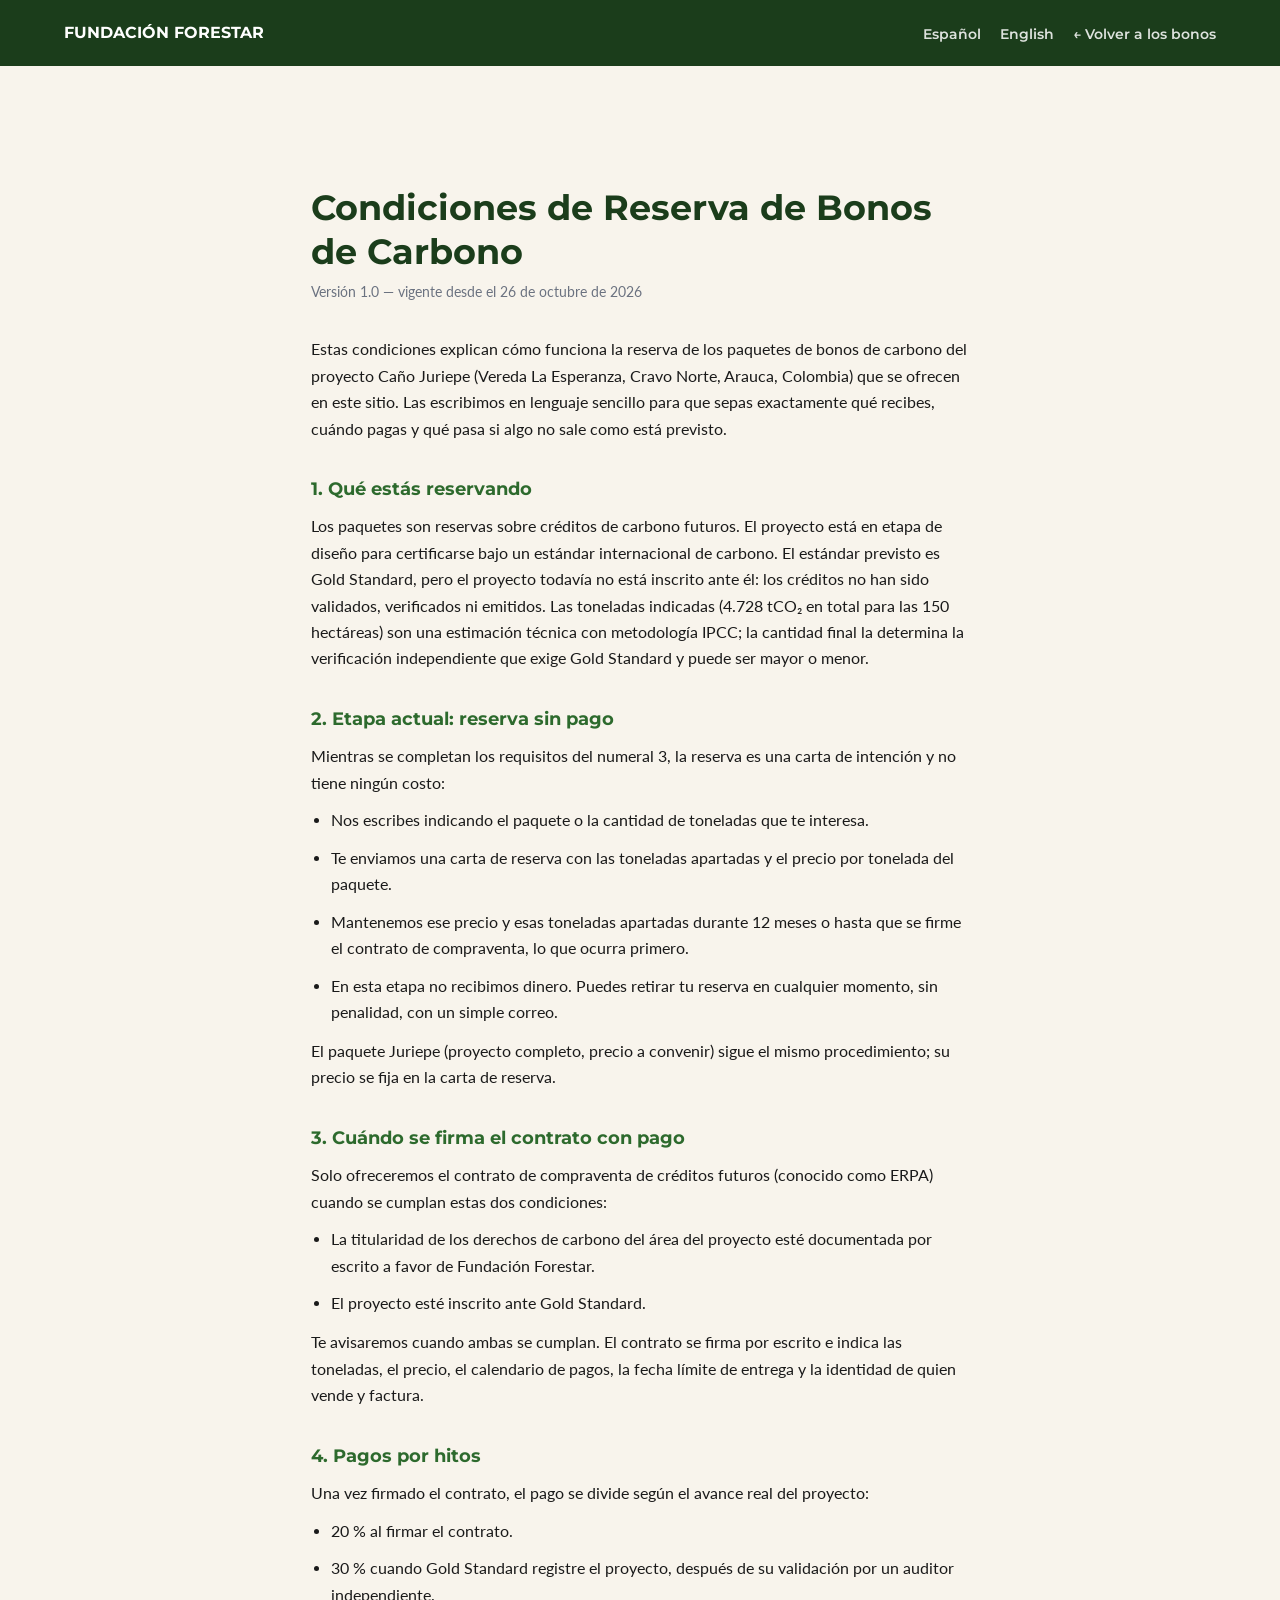
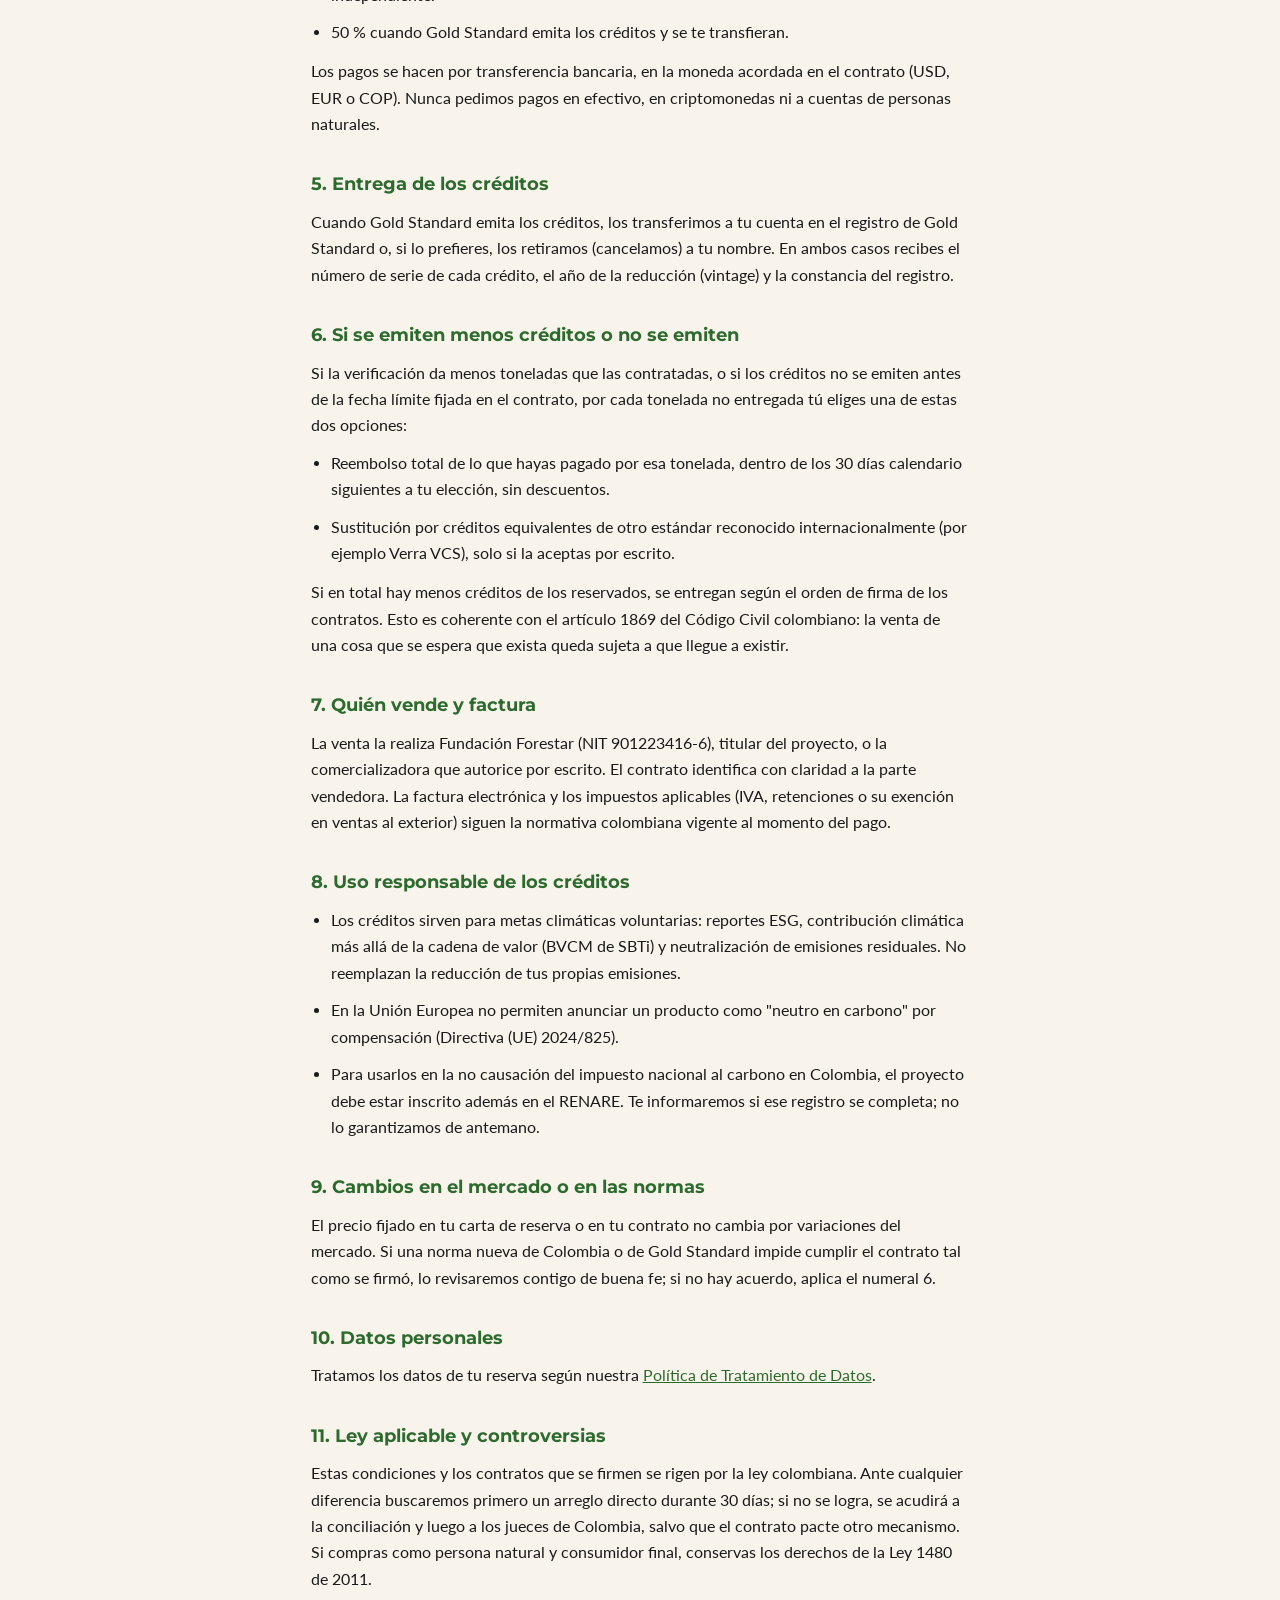
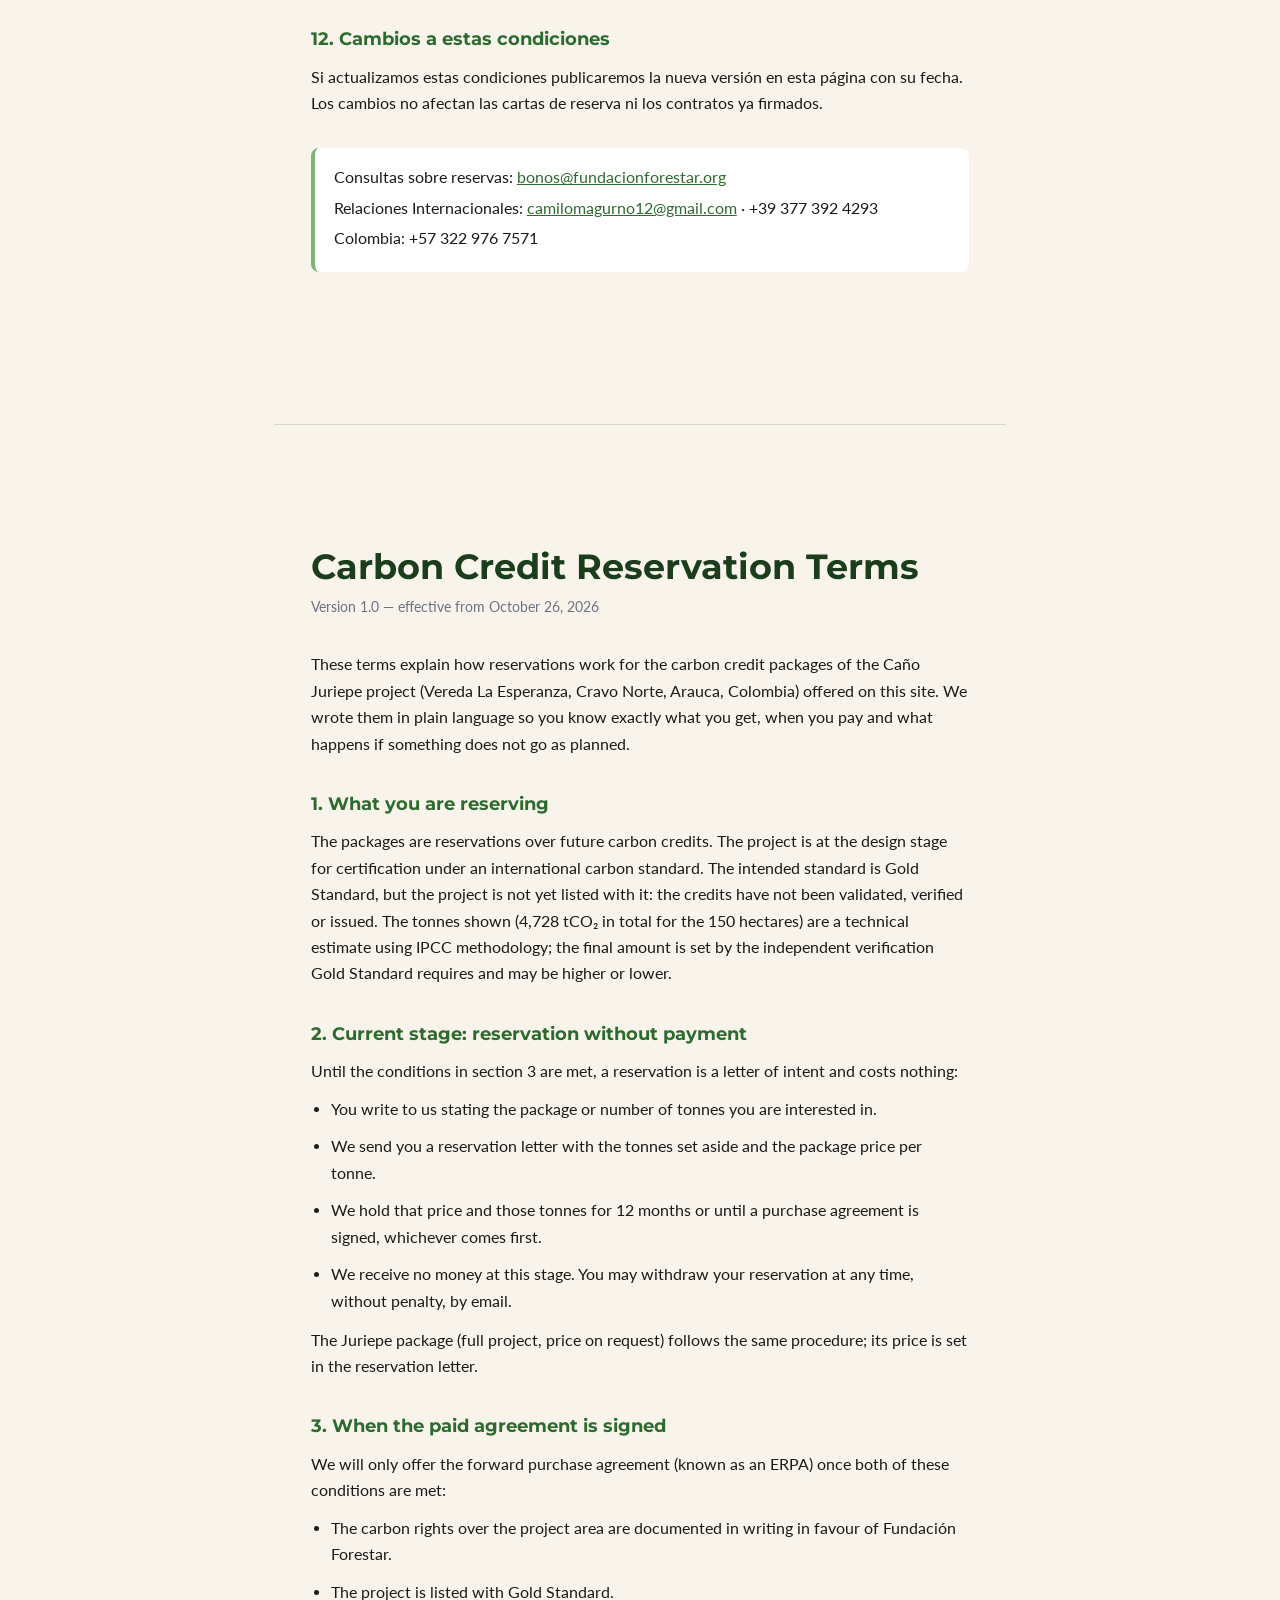
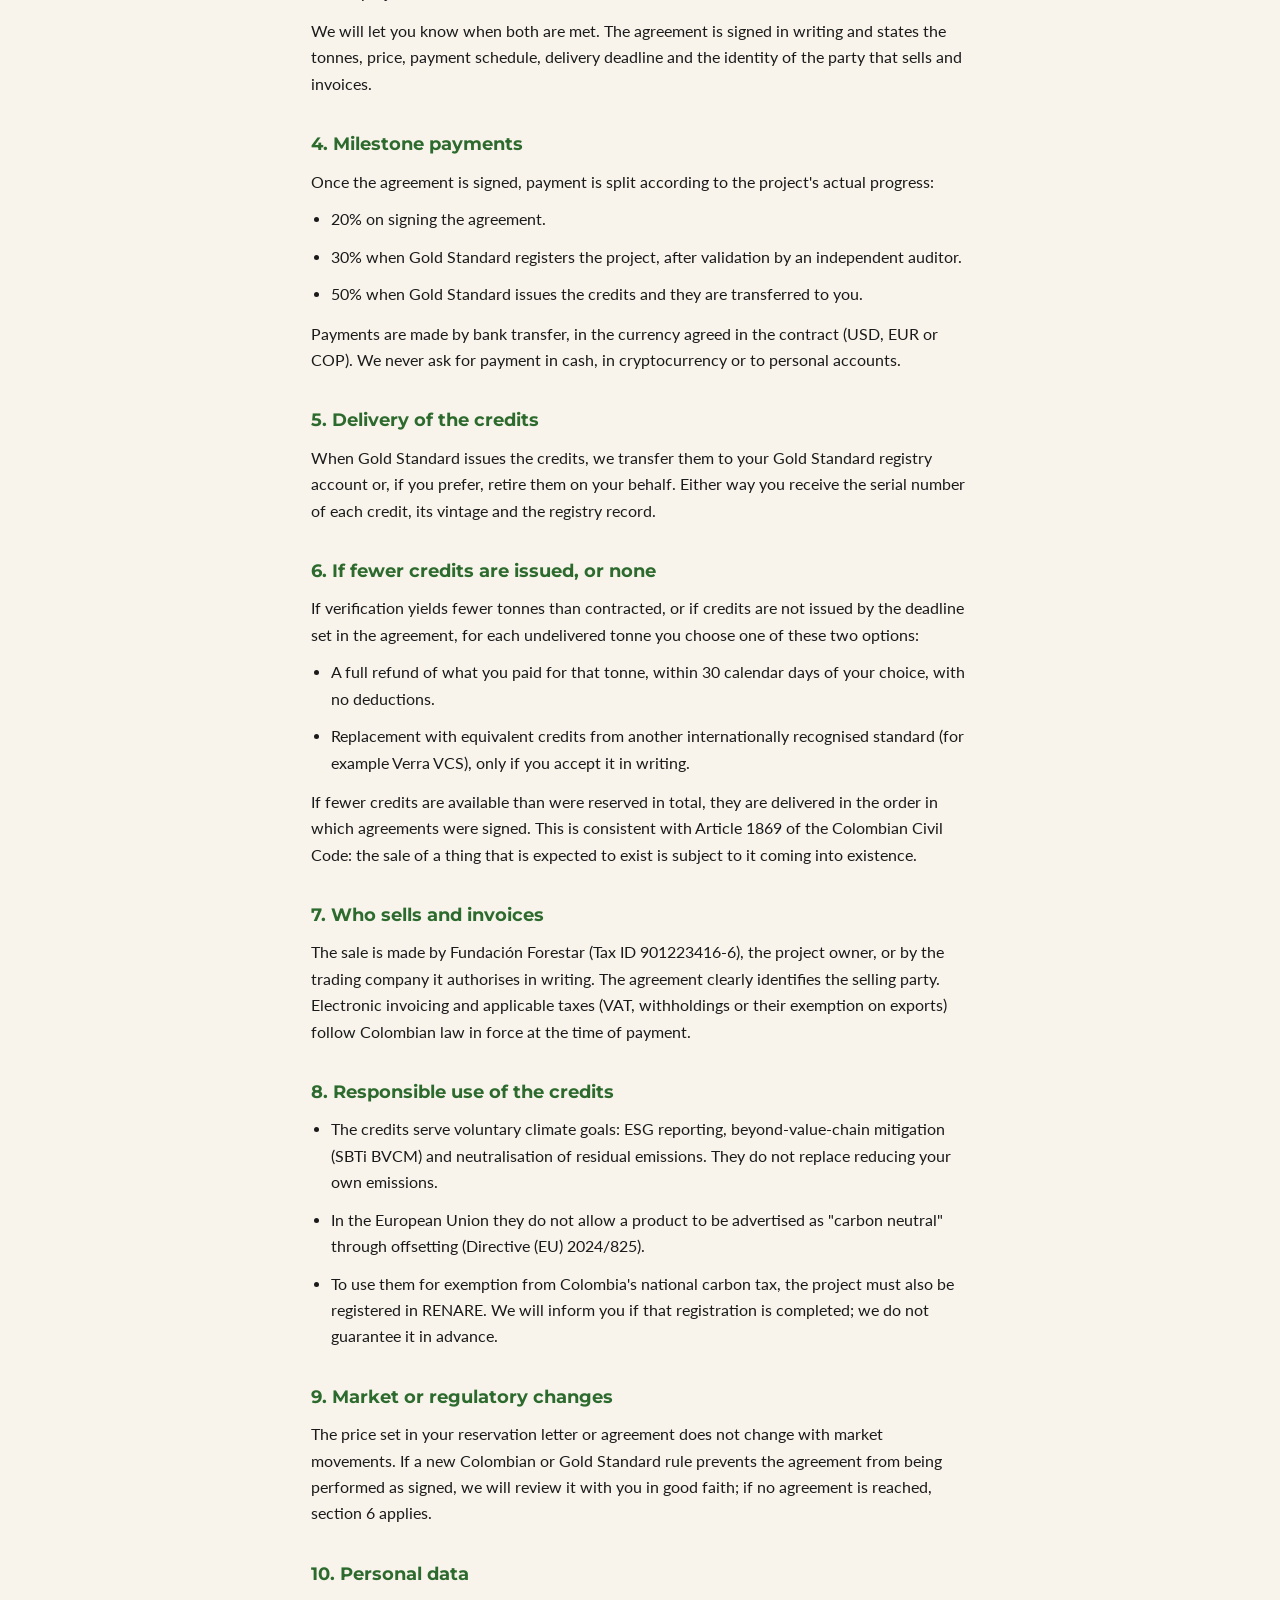
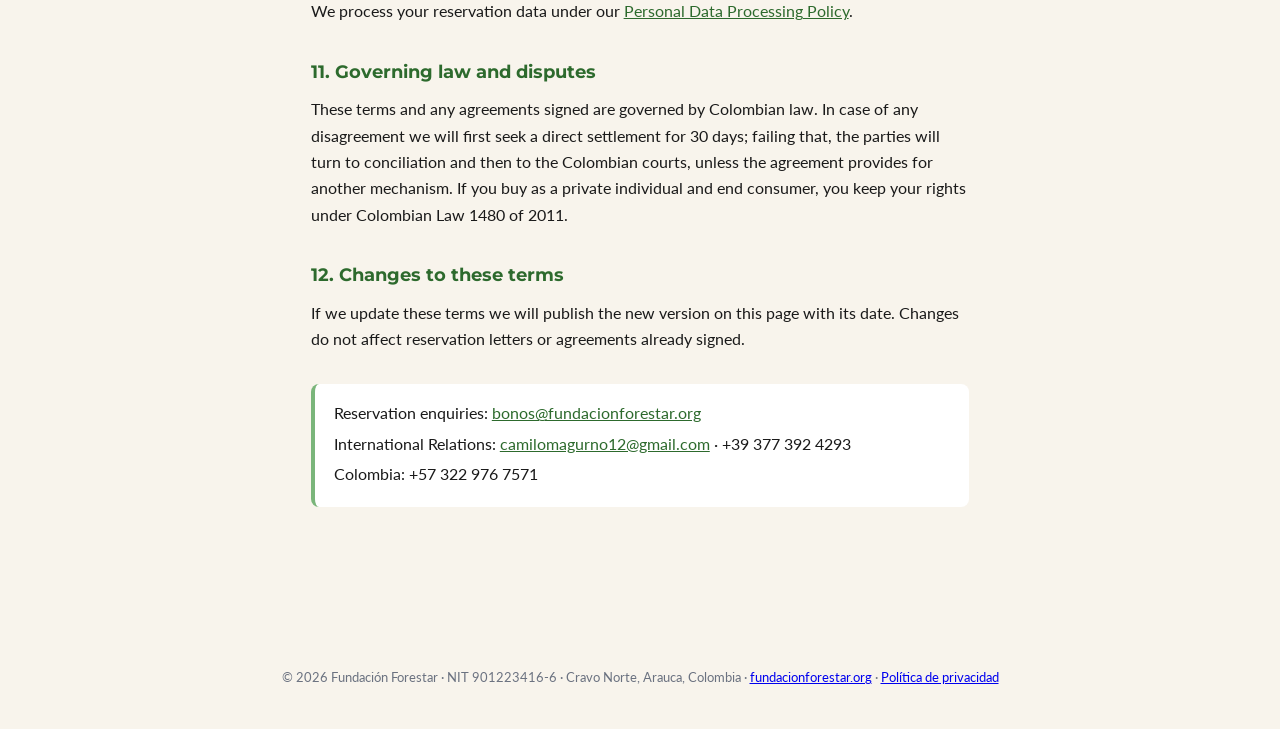
<file: condiciones-reserva.html>
<!DOCTYPE html>
<html lang="es">
<head>
    <meta charset="UTF-8">
    <meta name="viewport" content="width=device-width, initial-scale=1.0">
    <title>Condiciones de Reserva de Bonos — Fundación Forestar</title>
    <meta name="description" content="Condiciones para reservar bonos de carbono del proyecto Caño Juriepe, en preparación para certificación internacional: etapas, pagos por hitos, entrega, reembolso y sustitución.">
    <meta name="robots" content="index, follow">
    <link rel="canonical" href="https://fundacionforestar.org/condiciones-reserva.html">
    <link rel="icon" href="favicon.svg" type="image/svg+xml">
    <link rel="preconnect" href="https://fonts.googleapis.com">
    <link rel="preconnect" href="https://fonts.gstatic.com" crossorigin>
    <link href="https://fonts.googleapis.com/css2?family=Montserrat:wght@600;700;800&family=Lato:wght@400;700&display=swap" rel="stylesheet">
    <link rel="stylesheet" href="css/style.css">
    <style>
        body { background: var(--cream); }
        .legal-top { background: var(--forest-dark); color: var(--white); padding: 1.2rem 5%; display: flex; justify-content: space-between; align-items: center; flex-wrap: wrap; gap: 0.8rem; }
        .legal-top a { color: var(--white); text-decoration: none; font-family: 'Montserrat', sans-serif; font-weight: 700; }
        .legal-top nav a { font-weight: 600; font-size: 0.85rem; margin-left: 1.2rem; opacity: 0.85; }
        .legal-top nav a:hover { opacity: 1; }
        .legal { max-width: 860px; margin: 0 auto; padding: 2.5rem 5% 4rem; }
        .legal h1 { font-family: 'Montserrat', sans-serif; font-size: clamp(1.6rem, 4vw, 2.2rem); color: var(--forest-dark); line-height: 1.25; margin-bottom: 0.4rem; }
        .legal .vigencia { color: var(--gray); font-size: 0.9rem; margin-bottom: 2rem; }
        .legal h2 { font-family: 'Montserrat', sans-serif; font-size: 1.1rem; color: var(--forest-main); margin: 2rem 0 0.6rem; }
        .legal p, .legal li { font-size: 0.97rem; margin-bottom: 0.7rem; }
        .legal ul { padding-left: 1.3rem; margin-bottom: 0.8rem; }
        .legal a { color: var(--forest-main); }
        .legal .datos { background: var(--white); border-left: 4px solid var(--forest-light); border-radius: 8px; padding: 1rem 1.2rem; margin: 2rem 0 1rem; }
        .legal .datos p { margin-bottom: 0.25rem; }
        .legal hr { border: none; border-top: 1px solid rgba(45,106,45,0.2); margin: 3.5rem 0 2.5rem; }
        .legal-foot { text-align: center; font-size: 0.8rem; color: var(--gray); padding: 0 5% 2.5rem; }
    </style>
</head>
<body>

<header class="legal-top">
    <a href="index.html">FUNDACIÓN FORESTAR</a>
    <nav><a href="#es">Español</a><a href="#en">English</a><a href="index.html#carbono">← Volver a los bonos</a></nav>
</header>

<main class="legal">

<section id="es" lang="es">
    <h1>Condiciones de Reserva de Bonos de Carbono</h1>
    <p class="vigencia">Versión 1.0 — vigente desde el 26 de octubre de 2026</p>

    <p>Estas condiciones explican cómo funciona la reserva de los paquetes de bonos de carbono del proyecto Caño Juriepe (Vereda La Esperanza, Cravo Norte, Arauca, Colombia) que se ofrecen en este sitio. Las escribimos en lenguaje sencillo para que sepas exactamente qué recibes, cuándo pagas y qué pasa si algo no sale como está previsto.</p>

    <h2>1. Qué estás reservando</h2>
    <p>Los paquetes son reservas sobre créditos de carbono futuros. El proyecto está en etapa de diseño para certificarse bajo un estándar internacional de carbono. El estándar previsto es Gold Standard, pero el proyecto todavía no está inscrito ante él: los créditos no han sido validados, verificados ni emitidos. Las toneladas indicadas (4.728 tCO₂ en total para las 150 hectáreas) son una estimación técnica con metodología IPCC; la cantidad final la determina la verificación independiente que exige Gold Standard y puede ser mayor o menor.</p>

    <h2>2. Etapa actual: reserva sin pago</h2>
    <p>Mientras se completan los requisitos del numeral 3, la reserva es una carta de intención y no tiene ningún costo:</p>
    <ul>
        <li>Nos escribes indicando el paquete o la cantidad de toneladas que te interesa.</li>
        <li>Te enviamos una carta de reserva con las toneladas apartadas y el precio por tonelada del paquete.</li>
        <li>Mantenemos ese precio y esas toneladas apartadas durante 12 meses o hasta que se firme el contrato de compraventa, lo que ocurra primero.</li>
        <li>En esta etapa no recibimos dinero. Puedes retirar tu reserva en cualquier momento, sin penalidad, con un simple correo.</li>
    </ul>
    <p>El paquete Juriepe (proyecto completo, precio a convenir) sigue el mismo procedimiento; su precio se fija en la carta de reserva.</p>

    <h2>3. Cuándo se firma el contrato con pago</h2>
    <p>Solo ofreceremos el contrato de compraventa de créditos futuros (conocido como ERPA) cuando se cumplan estas dos condiciones:</p>
    <ul>
        <li>La titularidad de los derechos de carbono del área del proyecto esté documentada por escrito a favor de Fundación Forestar.</li>
        <li>El proyecto esté inscrito ante Gold Standard.</li>
    </ul>
    <p>Te avisaremos cuando ambas se cumplan. El contrato se firma por escrito e indica las toneladas, el precio, el calendario de pagos, la fecha límite de entrega y la identidad de quien vende y factura.</p>

    <h2>4. Pagos por hitos</h2>
    <p>Una vez firmado el contrato, el pago se divide según el avance real del proyecto:</p>
    <ul>
        <li>20 % al firmar el contrato.</li>
        <li>30 % cuando Gold Standard registre el proyecto, después de su validación por un auditor independiente.</li>
        <li>50 % cuando Gold Standard emita los créditos y se te transfieran.</li>
    </ul>
    <p>Los pagos se hacen por transferencia bancaria, en la moneda acordada en el contrato (USD, EUR o COP). Nunca pedimos pagos en efectivo, en criptomonedas ni a cuentas de personas naturales.</p>

    <h2>5. Entrega de los créditos</h2>
    <p>Cuando Gold Standard emita los créditos, los transferimos a tu cuenta en el registro de Gold Standard o, si lo prefieres, los retiramos (cancelamos) a tu nombre. En ambos casos recibes el número de serie de cada crédito, el año de la reducción (vintage) y la constancia del registro.</p>

    <h2>6. Si se emiten menos créditos o no se emiten</h2>
    <p>Si la verificación da menos toneladas que las contratadas, o si los créditos no se emiten antes de la fecha límite fijada en el contrato, por cada tonelada no entregada tú eliges una de estas dos opciones:</p>
    <ul>
        <li>Reembolso total de lo que hayas pagado por esa tonelada, dentro de los 30 días calendario siguientes a tu elección, sin descuentos.</li>
        <li>Sustitución por créditos equivalentes de otro estándar reconocido internacionalmente (por ejemplo Verra VCS), solo si la aceptas por escrito.</li>
    </ul>
    <p>Si en total hay menos créditos de los reservados, se entregan según el orden de firma de los contratos. Esto es coherente con el artículo 1869 del Código Civil colombiano: la venta de una cosa que se espera que exista queda sujeta a que llegue a existir.</p>

    <h2>7. Quién vende y factura</h2>
    <p>La venta la realiza Fundación Forestar (NIT 901223416-6), titular del proyecto, o la comercializadora que autorice por escrito. El contrato identifica con claridad a la parte vendedora. La factura electrónica y los impuestos aplicables (IVA, retenciones o su exención en ventas al exterior) siguen la normativa colombiana vigente al momento del pago.</p>

    <h2>8. Uso responsable de los créditos</h2>
    <ul>
        <li>Los créditos sirven para metas climáticas voluntarias: reportes ESG, contribución climática más allá de la cadena de valor (BVCM de SBTi) y neutralización de emisiones residuales. No reemplazan la reducción de tus propias emisiones.</li>
        <li>En la Unión Europea no permiten anunciar un producto como "neutro en carbono" por compensación (Directiva (UE) 2024/825).</li>
        <li>Para usarlos en la no causación del impuesto nacional al carbono en Colombia, el proyecto debe estar inscrito además en el RENARE. Te informaremos si ese registro se completa; no lo garantizamos de antemano.</li>
    </ul>

    <h2>9. Cambios en el mercado o en las normas</h2>
    <p>El precio fijado en tu carta de reserva o en tu contrato no cambia por variaciones del mercado. Si una norma nueva de Colombia o de Gold Standard impide cumplir el contrato tal como se firmó, lo revisaremos contigo de buena fe; si no hay acuerdo, aplica el numeral 6.</p>

    <h2>10. Datos personales</h2>
    <p>Tratamos los datos de tu reserva según nuestra <a href="privacidad.html">Política de Tratamiento de Datos</a>.</p>

    <h2>11. Ley aplicable y controversias</h2>
    <p>Estas condiciones y los contratos que se firmen se rigen por la ley colombiana. Ante cualquier diferencia buscaremos primero un arreglo directo durante 30 días; si no se logra, se acudirá a la conciliación y luego a los jueces de Colombia, salvo que el contrato pacte otro mecanismo. Si compras como persona natural y consumidor final, conservas los derechos de la Ley 1480 de 2011.</p>

    <h2>12. Cambios a estas condiciones</h2>
    <p>Si actualizamos estas condiciones publicaremos la nueva versión en esta página con su fecha. Los cambios no afectan las cartas de reserva ni los contratos ya firmados.</p>

    <div class="datos">
        <p>Consultas sobre reservas: <a href="mailto:bonos@fundacionforestar.org">bonos@fundacionforestar.org</a></p>
        <p>Relaciones Internacionales: <a href="mailto:camilomagurno12@gmail.com">camilomagurno12@gmail.com</a> · +39 377 392 4293</p>
        <p>Colombia: +57 322 976 7571</p>
    </div>
</section>

<hr>

<section id="en" lang="en">
    <h1>Carbon Credit Reservation Terms</h1>
    <p class="vigencia">Version 1.0 — effective from October 26, 2026</p>

    <p>These terms explain how reservations work for the carbon credit packages of the Caño Juriepe project (Vereda La Esperanza, Cravo Norte, Arauca, Colombia) offered on this site. We wrote them in plain language so you know exactly what you get, when you pay and what happens if something does not go as planned.</p>

    <h2>1. What you are reserving</h2>
    <p>The packages are reservations over future carbon credits. The project is at the design stage for certification under an international carbon standard. The intended standard is Gold Standard, but the project is not yet listed with it: the credits have not been validated, verified or issued. The tonnes shown (4,728 tCO₂ in total for the 150 hectares) are a technical estimate using IPCC methodology; the final amount is set by the independent verification Gold Standard requires and may be higher or lower.</p>

    <h2>2. Current stage: reservation without payment</h2>
    <p>Until the conditions in section 3 are met, a reservation is a letter of intent and costs nothing:</p>
    <ul>
        <li>You write to us stating the package or number of tonnes you are interested in.</li>
        <li>We send you a reservation letter with the tonnes set aside and the package price per tonne.</li>
        <li>We hold that price and those tonnes for 12 months or until a purchase agreement is signed, whichever comes first.</li>
        <li>We receive no money at this stage. You may withdraw your reservation at any time, without penalty, by email.</li>
    </ul>
    <p>The Juriepe package (full project, price on request) follows the same procedure; its price is set in the reservation letter.</p>

    <h2>3. When the paid agreement is signed</h2>
    <p>We will only offer the forward purchase agreement (known as an ERPA) once both of these conditions are met:</p>
    <ul>
        <li>The carbon rights over the project area are documented in writing in favour of Fundación Forestar.</li>
        <li>The project is listed with Gold Standard.</li>
    </ul>
    <p>We will let you know when both are met. The agreement is signed in writing and states the tonnes, price, payment schedule, delivery deadline and the identity of the party that sells and invoices.</p>

    <h2>4. Milestone payments</h2>
    <p>Once the agreement is signed, payment is split according to the project's actual progress:</p>
    <ul>
        <li>20% on signing the agreement.</li>
        <li>30% when Gold Standard registers the project, after validation by an independent auditor.</li>
        <li>50% when Gold Standard issues the credits and they are transferred to you.</li>
    </ul>
    <p>Payments are made by bank transfer, in the currency agreed in the contract (USD, EUR or COP). We never ask for payment in cash, in cryptocurrency or to personal accounts.</p>

    <h2>5. Delivery of the credits</h2>
    <p>When Gold Standard issues the credits, we transfer them to your Gold Standard registry account or, if you prefer, retire them on your behalf. Either way you receive the serial number of each credit, its vintage and the registry record.</p>

    <h2>6. If fewer credits are issued, or none</h2>
    <p>If verification yields fewer tonnes than contracted, or if credits are not issued by the deadline set in the agreement, for each undelivered tonne you choose one of these two options:</p>
    <ul>
        <li>A full refund of what you paid for that tonne, within 30 calendar days of your choice, with no deductions.</li>
        <li>Replacement with equivalent credits from another internationally recognised standard (for example Verra VCS), only if you accept it in writing.</li>
    </ul>
    <p>If fewer credits are available than were reserved in total, they are delivered in the order in which agreements were signed. This is consistent with Article 1869 of the Colombian Civil Code: the sale of a thing that is expected to exist is subject to it coming into existence.</p>

    <h2>7. Who sells and invoices</h2>
    <p>The sale is made by Fundación Forestar (Tax ID 901223416-6), the project owner, or by the trading company it authorises in writing. The agreement clearly identifies the selling party. Electronic invoicing and applicable taxes (VAT, withholdings or their exemption on exports) follow Colombian law in force at the time of payment.</p>

    <h2>8. Responsible use of the credits</h2>
    <ul>
        <li>The credits serve voluntary climate goals: ESG reporting, beyond-value-chain mitigation (SBTi BVCM) and neutralisation of residual emissions. They do not replace reducing your own emissions.</li>
        <li>In the European Union they do not allow a product to be advertised as "carbon neutral" through offsetting (Directive (EU) 2024/825).</li>
        <li>To use them for exemption from Colombia's national carbon tax, the project must also be registered in RENARE. We will inform you if that registration is completed; we do not guarantee it in advance.</li>
    </ul>

    <h2>9. Market or regulatory changes</h2>
    <p>The price set in your reservation letter or agreement does not change with market movements. If a new Colombian or Gold Standard rule prevents the agreement from being performed as signed, we will review it with you in good faith; if no agreement is reached, section 6 applies.</p>

    <h2>10. Personal data</h2>
    <p>We process your reservation data under our <a href="privacidad.html#en">Personal Data Processing Policy</a>.</p>

    <h2>11. Governing law and disputes</h2>
    <p>These terms and any agreements signed are governed by Colombian law. In case of any disagreement we will first seek a direct settlement for 30 days; failing that, the parties will turn to conciliation and then to the Colombian courts, unless the agreement provides for another mechanism. If you buy as a private individual and end consumer, you keep your rights under Colombian Law 1480 of 2011.</p>

    <h2>12. Changes to these terms</h2>
    <p>If we update these terms we will publish the new version on this page with its date. Changes do not affect reservation letters or agreements already signed.</p>

    <div class="datos">
        <p>Reservation enquiries: <a href="mailto:bonos@fundacionforestar.org">bonos@fundacionforestar.org</a></p>
        <p>International Relations: <a href="mailto:camilomagurno12@gmail.com">camilomagurno12@gmail.com</a> · +39 377 392 4293</p>
        <p>Colombia: +57 322 976 7571</p>
    </div>
</section>

</main>

<footer class="legal-foot">© 2026 Fundación Forestar · NIT 901223416-6 · Cravo Norte, Arauca, Colombia · <a href="index.html">fundacionforestar.org</a> · <a href="privacidad.html">Política de privacidad</a></footer>

<!-- Cloudflare Web Analytics: conteo de visitas sin cookies --><script defer src='https://static.cloudflareinsights.com/beacon.min.js' data-cf-beacon='{"token": "1312ebdd1bd540e5a752590f5659988e"}'></script>
</body>
</html>
</file>
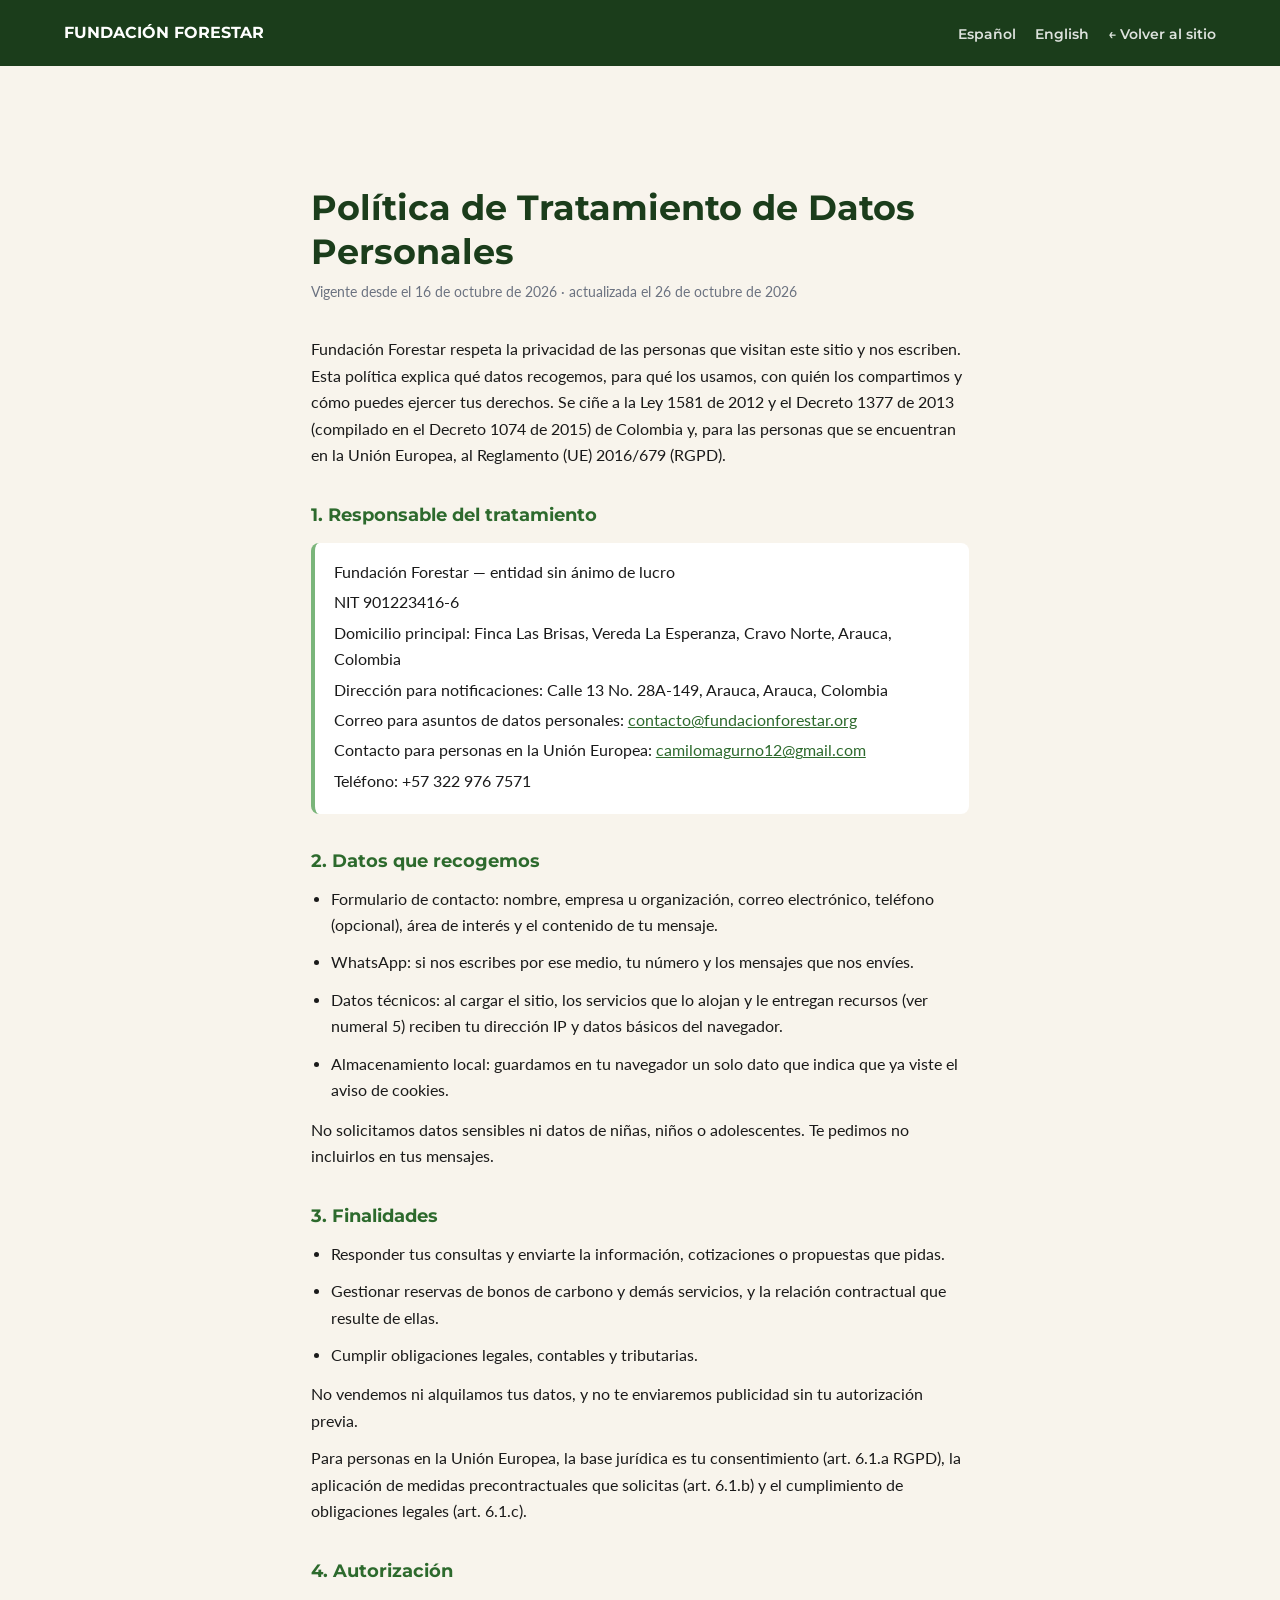
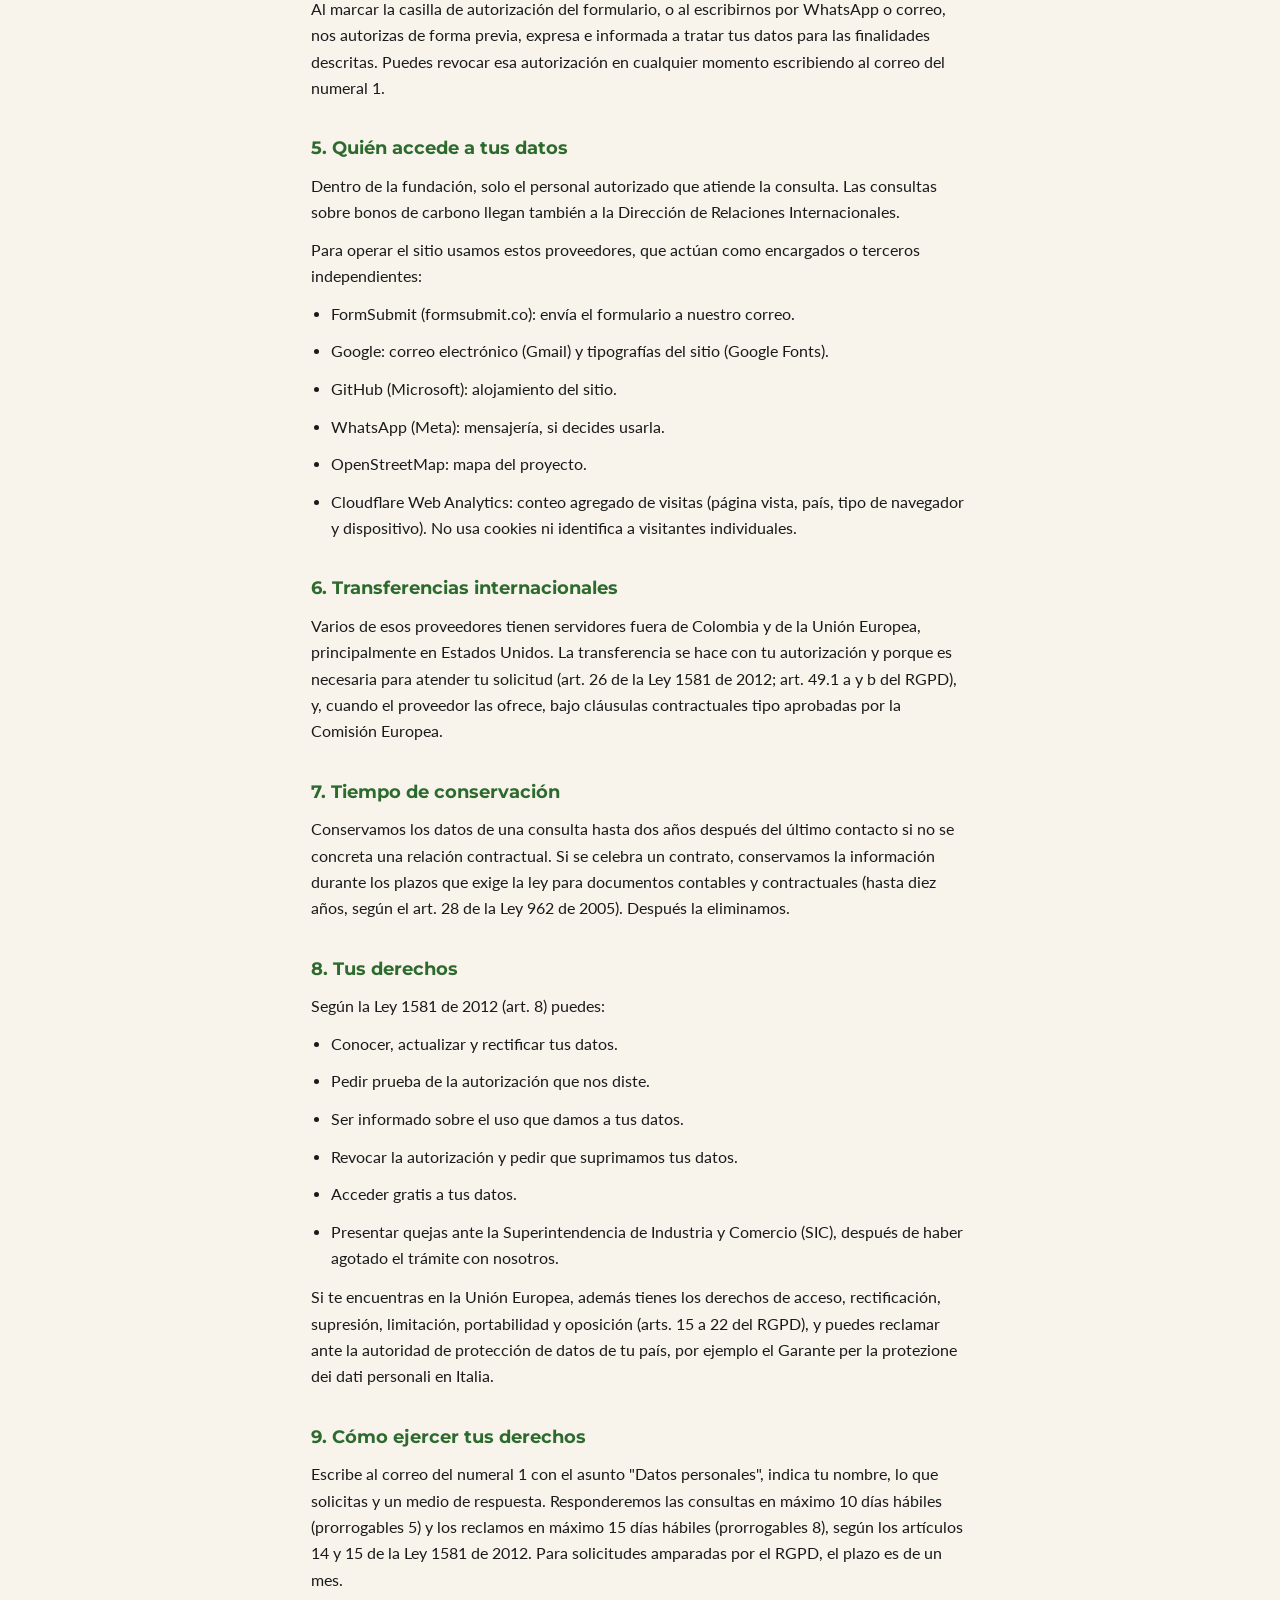
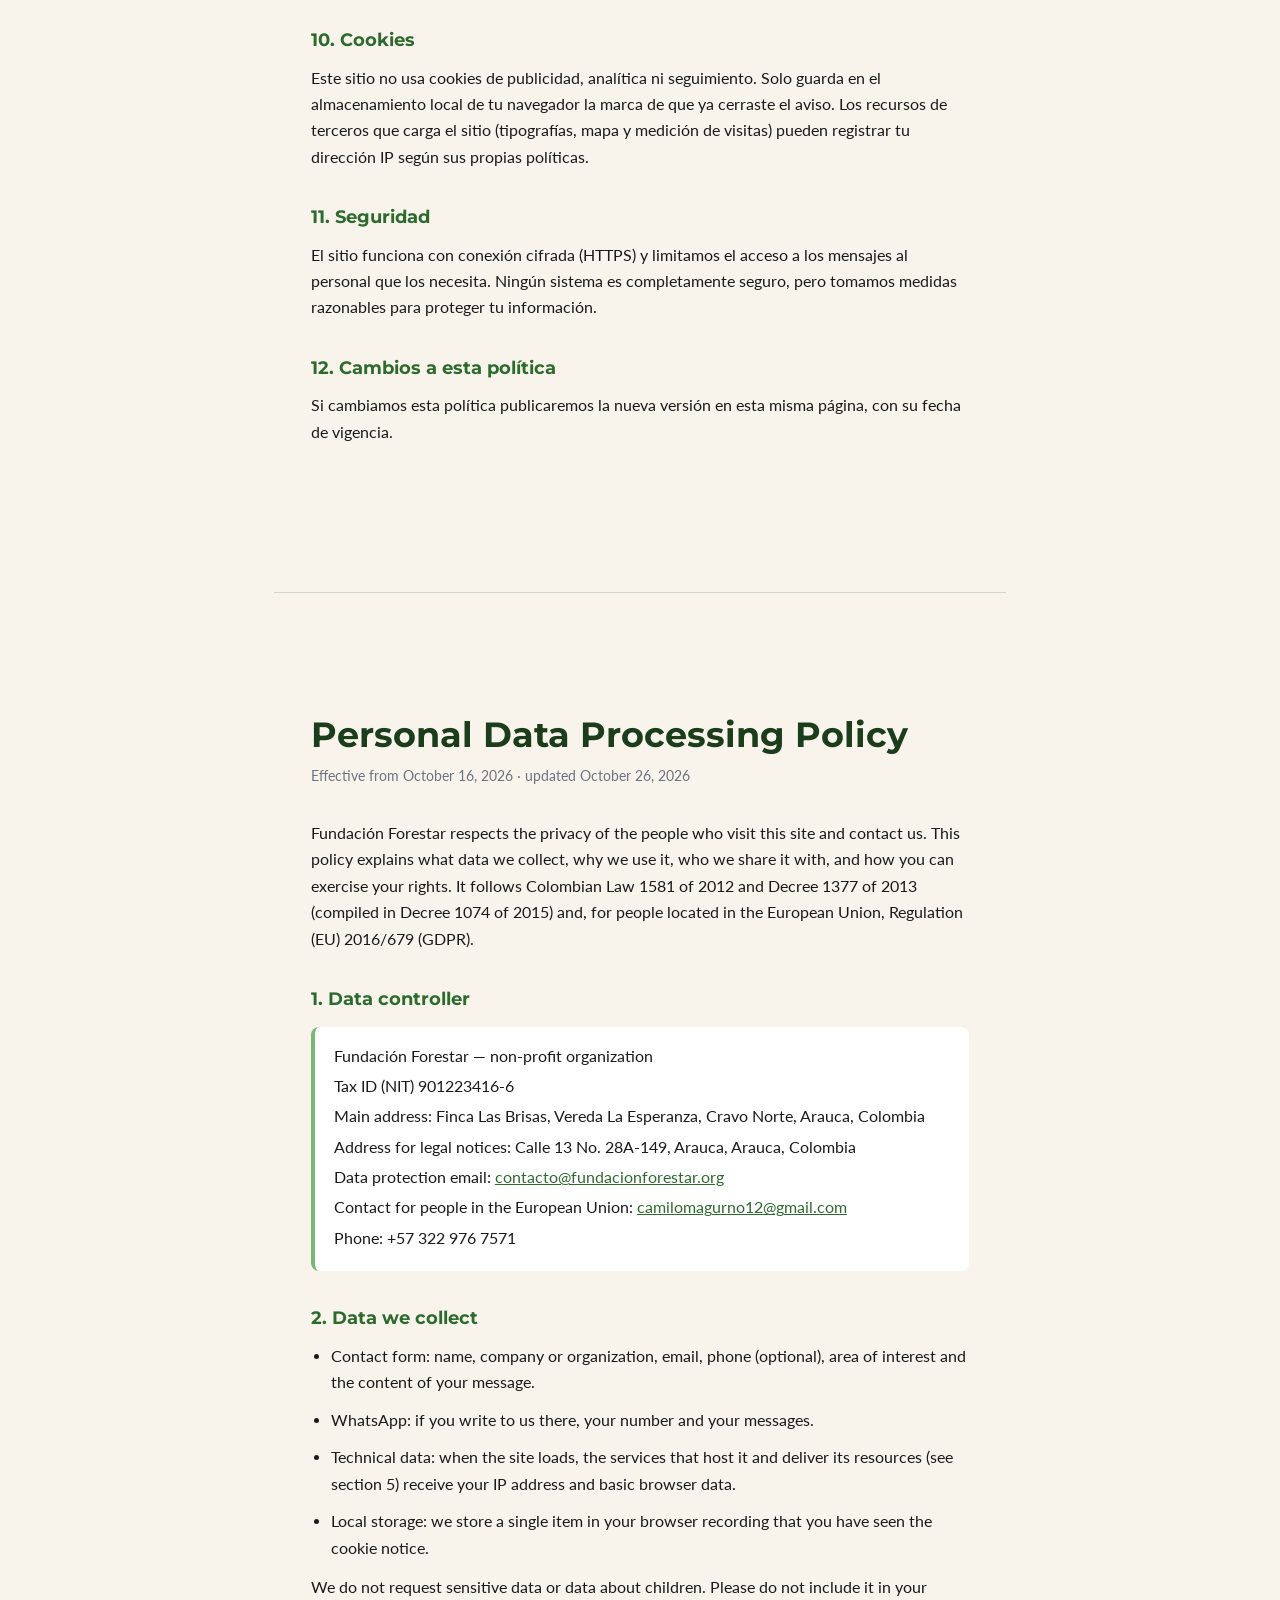
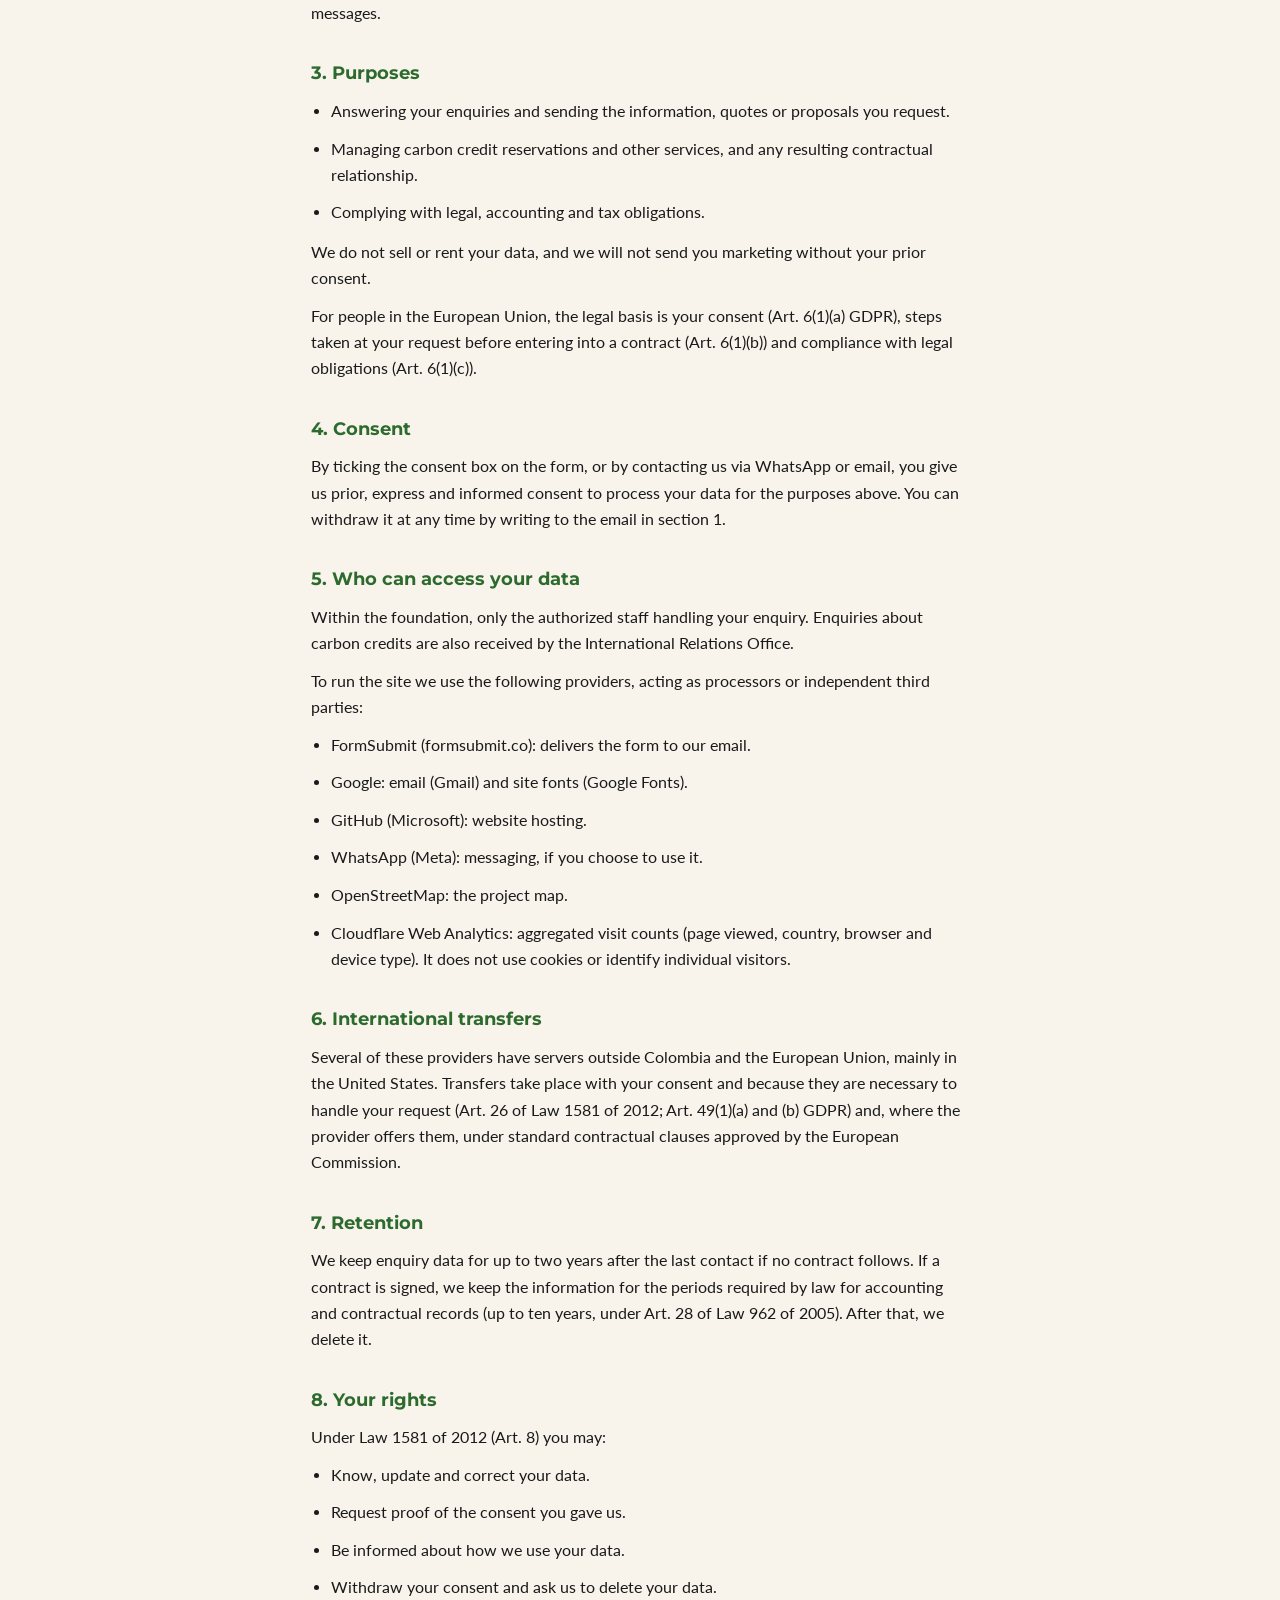
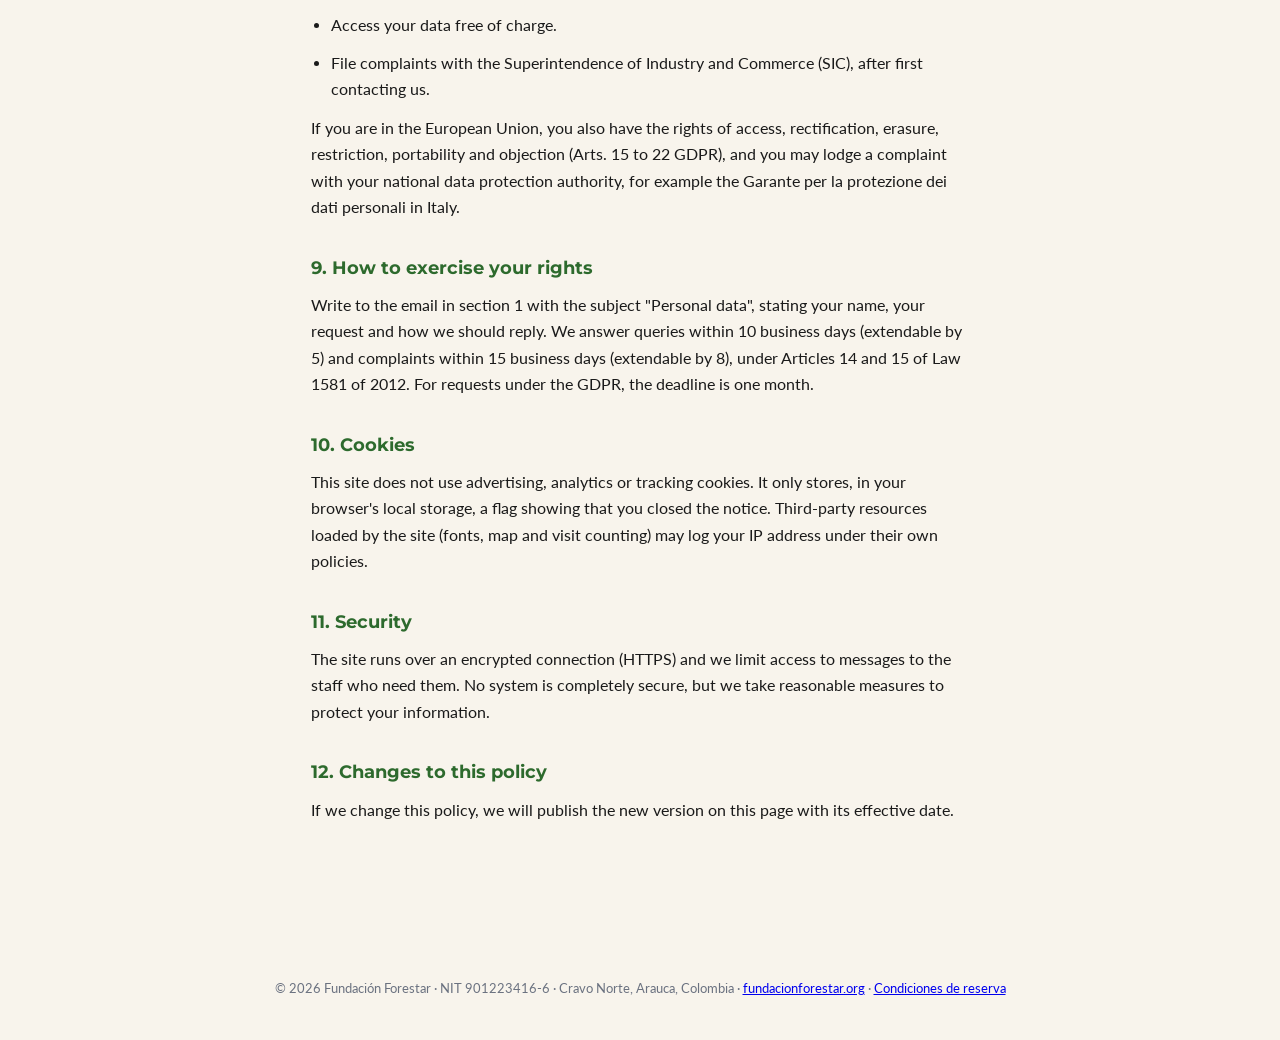
<file: privacidad.html>
<!DOCTYPE html>
<html lang="es">
<head>
    <meta charset="UTF-8">
    <meta name="viewport" content="width=device-width, initial-scale=1.0">
    <title>Política de Privacidad — Fundación Forestar</title>
    <meta name="description" content="Política de tratamiento de datos personales de Fundación Forestar (Ley 1581 de 2012 y Reglamento General de Protección de Datos de la UE).">
    <meta name="robots" content="index, follow">
    <link rel="canonical" href="https://fundacionforestar.org/privacidad.html">
    <link rel="icon" href="favicon.svg" type="image/svg+xml">
    <link rel="preconnect" href="https://fonts.googleapis.com">
    <link rel="preconnect" href="https://fonts.gstatic.com" crossorigin>
    <link href="https://fonts.googleapis.com/css2?family=Montserrat:wght@600;700;800&family=Lato:wght@400;700&display=swap" rel="stylesheet">
    <link rel="stylesheet" href="css/style.css">
    <style>
        body { background: var(--cream); }
        .legal-top { background: var(--forest-dark); color: var(--white); padding: 1.2rem 5%; display: flex; justify-content: space-between; align-items: center; flex-wrap: wrap; gap: 0.8rem; }
        .legal-top a { color: var(--white); text-decoration: none; font-family: 'Montserrat', sans-serif; font-weight: 700; }
        .legal-top nav a { font-weight: 600; font-size: 0.85rem; margin-left: 1.2rem; opacity: 0.85; }
        .legal-top nav a:hover { opacity: 1; }
        .legal { max-width: 860px; margin: 0 auto; padding: 2.5rem 5% 4rem; }
        .legal h1 { font-family: 'Montserrat', sans-serif; font-size: clamp(1.6rem, 4vw, 2.2rem); color: var(--forest-dark); line-height: 1.25; margin-bottom: 0.4rem; }
        .legal .vigencia { color: var(--gray); font-size: 0.9rem; margin-bottom: 2rem; }
        .legal h2 { font-family: 'Montserrat', sans-serif; font-size: 1.1rem; color: var(--forest-main); margin: 2rem 0 0.6rem; }
        .legal p, .legal li { font-size: 0.97rem; margin-bottom: 0.7rem; }
        .legal ul { padding-left: 1.3rem; margin-bottom: 0.8rem; }
        .legal a { color: var(--forest-main); }
        .legal .datos { background: var(--white); border-left: 4px solid var(--forest-light); border-radius: 8px; padding: 1rem 1.2rem; margin: 0.8rem 0 1rem; }
        .legal .datos p { margin-bottom: 0.25rem; }
        .legal hr { border: none; border-top: 1px solid rgba(45,106,45,0.2); margin: 3.5rem 0 2.5rem; }
        .legal-foot { text-align: center; font-size: 0.8rem; color: var(--gray); padding: 0 5% 2.5rem; }
    </style>
</head>
<body>

<header class="legal-top">
    <a href="index.html">FUNDACIÓN FORESTAR</a>
    <nav><a href="#es">Español</a><a href="#en">English</a><a href="index.html">← Volver al sitio</a></nav>
</header>

<main class="legal">

<section id="es" lang="es">
    <h1>Política de Tratamiento de Datos Personales</h1>
    <p class="vigencia">Vigente desde el 16 de octubre de 2026 · actualizada el 26 de octubre de 2026</p>

    <p>Fundación Forestar respeta la privacidad de las personas que visitan este sitio y nos escriben. Esta política explica qué datos recogemos, para qué los usamos, con quién los compartimos y cómo puedes ejercer tus derechos. Se ciñe a la Ley 1581 de 2012 y el Decreto 1377 de 2013 (compilado en el Decreto 1074 de 2015) de Colombia y, para las personas que se encuentran en la Unión Europea, al Reglamento (UE) 2016/679 (RGPD).</p>

    <h2>1. Responsable del tratamiento</h2>
    <div class="datos">
        <p>Fundación Forestar — entidad sin ánimo de lucro</p>
        <p>NIT 901223416-6</p>
        <p>Domicilio principal: Finca Las Brisas, Vereda La Esperanza, Cravo Norte, Arauca, Colombia</p>
        <p>Dirección para notificaciones: Calle 13 No. 28A-149, Arauca, Arauca, Colombia</p>
        <p>Correo para asuntos de datos personales: <a href="mailto:contacto@fundacionforestar.org">contacto@fundacionforestar.org</a></p>
        <p>Contacto para personas en la Unión Europea: <a href="mailto:camilomagurno12@gmail.com">camilomagurno12@gmail.com</a></p>
        <p>Teléfono: +57 322 976 7571</p>
    </div>

    <h2>2. Datos que recogemos</h2>
    <ul>
        <li>Formulario de contacto: nombre, empresa u organización, correo electrónico, teléfono (opcional), área de interés y el contenido de tu mensaje.</li>
        <li>WhatsApp: si nos escribes por ese medio, tu número y los mensajes que nos envíes.</li>
        <li>Datos técnicos: al cargar el sitio, los servicios que lo alojan y le entregan recursos (ver numeral 5) reciben tu dirección IP y datos básicos del navegador.</li>
        <li>Almacenamiento local: guardamos en tu navegador un solo dato que indica que ya viste el aviso de cookies.</li>
    </ul>
    <p>No solicitamos datos sensibles ni datos de niñas, niños o adolescentes. Te pedimos no incluirlos en tus mensajes.</p>

    <h2>3. Finalidades</h2>
    <ul>
        <li>Responder tus consultas y enviarte la información, cotizaciones o propuestas que pidas.</li>
        <li>Gestionar reservas de bonos de carbono y demás servicios, y la relación contractual que resulte de ellas.</li>
        <li>Cumplir obligaciones legales, contables y tributarias.</li>
    </ul>
    <p>No vendemos ni alquilamos tus datos, y no te enviaremos publicidad sin tu autorización previa.</p>
    <p>Para personas en la Unión Europea, la base jurídica es tu consentimiento (art. 6.1.a RGPD), la aplicación de medidas precontractuales que solicitas (art. 6.1.b) y el cumplimiento de obligaciones legales (art. 6.1.c).</p>

    <h2>4. Autorización</h2>
    <p>Al marcar la casilla de autorización del formulario, o al escribirnos por WhatsApp o correo, nos autorizas de forma previa, expresa e informada a tratar tus datos para las finalidades descritas. Puedes revocar esa autorización en cualquier momento escribiendo al correo del numeral 1.</p>

    <h2>5. Quién accede a tus datos</h2>
    <p>Dentro de la fundación, solo el personal autorizado que atiende la consulta. Las consultas sobre bonos de carbono llegan también a la Dirección de Relaciones Internacionales.</p>
    <p>Para operar el sitio usamos estos proveedores, que actúan como encargados o terceros independientes:</p>
    <ul>
        <li>FormSubmit (formsubmit.co): envía el formulario a nuestro correo.</li>
        <li>Google: correo electrónico (Gmail) y tipografías del sitio (Google Fonts).</li>
        <li>GitHub (Microsoft): alojamiento del sitio.</li>
        <li>WhatsApp (Meta): mensajería, si decides usarla.</li>
        <li>OpenStreetMap: mapa del proyecto.</li>
        <li>Cloudflare Web Analytics: conteo agregado de visitas (página vista, país, tipo de navegador y dispositivo). No usa cookies ni identifica a visitantes individuales.</li>
    </ul>

    <h2>6. Transferencias internacionales</h2>
    <p>Varios de esos proveedores tienen servidores fuera de Colombia y de la Unión Europea, principalmente en Estados Unidos. La transferencia se hace con tu autorización y porque es necesaria para atender tu solicitud (art. 26 de la Ley 1581 de 2012; art. 49.1 a y b del RGPD), y, cuando el proveedor las ofrece, bajo cláusulas contractuales tipo aprobadas por la Comisión Europea.</p>

    <h2>7. Tiempo de conservación</h2>
    <p>Conservamos los datos de una consulta hasta dos años después del último contacto si no se concreta una relación contractual. Si se celebra un contrato, conservamos la información durante los plazos que exige la ley para documentos contables y contractuales (hasta diez años, según el art. 28 de la Ley 962 de 2005). Después la eliminamos.</p>

    <h2>8. Tus derechos</h2>
    <p>Según la Ley 1581 de 2012 (art. 8) puedes:</p>
    <ul>
        <li>Conocer, actualizar y rectificar tus datos.</li>
        <li>Pedir prueba de la autorización que nos diste.</li>
        <li>Ser informado sobre el uso que damos a tus datos.</li>
        <li>Revocar la autorización y pedir que suprimamos tus datos.</li>
        <li>Acceder gratis a tus datos.</li>
        <li>Presentar quejas ante la Superintendencia de Industria y Comercio (SIC), después de haber agotado el trámite con nosotros.</li>
    </ul>
    <p>Si te encuentras en la Unión Europea, además tienes los derechos de acceso, rectificación, supresión, limitación, portabilidad y oposición (arts. 15 a 22 del RGPD), y puedes reclamar ante la autoridad de protección de datos de tu país, por ejemplo el Garante per la protezione dei dati personali en Italia.</p>

    <h2>9. Cómo ejercer tus derechos</h2>
    <p>Escribe al correo del numeral 1 con el asunto "Datos personales", indica tu nombre, lo que solicitas y un medio de respuesta. Responderemos las consultas en máximo 10 días hábiles (prorrogables 5) y los reclamos en máximo 15 días hábiles (prorrogables 8), según los artículos 14 y 15 de la Ley 1581 de 2012. Para solicitudes amparadas por el RGPD, el plazo es de un mes.</p>

    <h2>10. Cookies</h2>
    <p>Este sitio no usa cookies de publicidad, analítica ni seguimiento. Solo guarda en el almacenamiento local de tu navegador la marca de que ya cerraste el aviso. Los recursos de terceros que carga el sitio (tipografías, mapa y medición de visitas) pueden registrar tu dirección IP según sus propias políticas.</p>

    <h2>11. Seguridad</h2>
    <p>El sitio funciona con conexión cifrada (HTTPS) y limitamos el acceso a los mensajes al personal que los necesita. Ningún sistema es completamente seguro, pero tomamos medidas razonables para proteger tu información.</p>

    <h2>12. Cambios a esta política</h2>
    <p>Si cambiamos esta política publicaremos la nueva versión en esta misma página, con su fecha de vigencia.</p>
</section>

<hr>

<section id="en" lang="en">
    <h1>Personal Data Processing Policy</h1>
    <p class="vigencia">Effective from October 16, 2026 · updated October 26, 2026</p>

    <p>Fundación Forestar respects the privacy of the people who visit this site and contact us. This policy explains what data we collect, why we use it, who we share it with, and how you can exercise your rights. It follows Colombian Law 1581 of 2012 and Decree 1377 of 2013 (compiled in Decree 1074 of 2015) and, for people located in the European Union, Regulation (EU) 2016/679 (GDPR).</p>

    <h2>1. Data controller</h2>
    <div class="datos">
        <p>Fundación Forestar — non-profit organization</p>
        <p>Tax ID (NIT) 901223416-6</p>
        <p>Main address: Finca Las Brisas, Vereda La Esperanza, Cravo Norte, Arauca, Colombia</p>
        <p>Address for legal notices: Calle 13 No. 28A-149, Arauca, Arauca, Colombia</p>
        <p>Data protection email: <a href="mailto:contacto@fundacionforestar.org">contacto@fundacionforestar.org</a></p>
        <p>Contact for people in the European Union: <a href="mailto:camilomagurno12@gmail.com">camilomagurno12@gmail.com</a></p>
        <p>Phone: +57 322 976 7571</p>
    </div>

    <h2>2. Data we collect</h2>
    <ul>
        <li>Contact form: name, company or organization, email, phone (optional), area of interest and the content of your message.</li>
        <li>WhatsApp: if you write to us there, your number and your messages.</li>
        <li>Technical data: when the site loads, the services that host it and deliver its resources (see section 5) receive your IP address and basic browser data.</li>
        <li>Local storage: we store a single item in your browser recording that you have seen the cookie notice.</li>
    </ul>
    <p>We do not request sensitive data or data about children. Please do not include it in your messages.</p>

    <h2>3. Purposes</h2>
    <ul>
        <li>Answering your enquiries and sending the information, quotes or proposals you request.</li>
        <li>Managing carbon credit reservations and other services, and any resulting contractual relationship.</li>
        <li>Complying with legal, accounting and tax obligations.</li>
    </ul>
    <p>We do not sell or rent your data, and we will not send you marketing without your prior consent.</p>
    <p>For people in the European Union, the legal basis is your consent (Art. 6(1)(a) GDPR), steps taken at your request before entering into a contract (Art. 6(1)(b)) and compliance with legal obligations (Art. 6(1)(c)).</p>

    <h2>4. Consent</h2>
    <p>By ticking the consent box on the form, or by contacting us via WhatsApp or email, you give us prior, express and informed consent to process your data for the purposes above. You can withdraw it at any time by writing to the email in section 1.</p>

    <h2>5. Who can access your data</h2>
    <p>Within the foundation, only the authorized staff handling your enquiry. Enquiries about carbon credits are also received by the International Relations Office.</p>
    <p>To run the site we use the following providers, acting as processors or independent third parties:</p>
    <ul>
        <li>FormSubmit (formsubmit.co): delivers the form to our email.</li>
        <li>Google: email (Gmail) and site fonts (Google Fonts).</li>
        <li>GitHub (Microsoft): website hosting.</li>
        <li>WhatsApp (Meta): messaging, if you choose to use it.</li>
        <li>OpenStreetMap: the project map.</li>
        <li>Cloudflare Web Analytics: aggregated visit counts (page viewed, country, browser and device type). It does not use cookies or identify individual visitors.</li>
    </ul>

    <h2>6. International transfers</h2>
    <p>Several of these providers have servers outside Colombia and the European Union, mainly in the United States. Transfers take place with your consent and because they are necessary to handle your request (Art. 26 of Law 1581 of 2012; Art. 49(1)(a) and (b) GDPR) and, where the provider offers them, under standard contractual clauses approved by the European Commission.</p>

    <h2>7. Retention</h2>
    <p>We keep enquiry data for up to two years after the last contact if no contract follows. If a contract is signed, we keep the information for the periods required by law for accounting and contractual records (up to ten years, under Art. 28 of Law 962 of 2005). After that, we delete it.</p>

    <h2>8. Your rights</h2>
    <p>Under Law 1581 of 2012 (Art. 8) you may:</p>
    <ul>
        <li>Know, update and correct your data.</li>
        <li>Request proof of the consent you gave us.</li>
        <li>Be informed about how we use your data.</li>
        <li>Withdraw your consent and ask us to delete your data.</li>
        <li>Access your data free of charge.</li>
        <li>File complaints with the Superintendence of Industry and Commerce (SIC), after first contacting us.</li>
    </ul>
    <p>If you are in the European Union, you also have the rights of access, rectification, erasure, restriction, portability and objection (Arts. 15 to 22 GDPR), and you may lodge a complaint with your national data protection authority, for example the Garante per la protezione dei dati personali in Italy.</p>

    <h2>9. How to exercise your rights</h2>
    <p>Write to the email in section 1 with the subject "Personal data", stating your name, your request and how we should reply. We answer queries within 10 business days (extendable by 5) and complaints within 15 business days (extendable by 8), under Articles 14 and 15 of Law 1581 of 2012. For requests under the GDPR, the deadline is one month.</p>

    <h2>10. Cookies</h2>
    <p>This site does not use advertising, analytics or tracking cookies. It only stores, in your browser's local storage, a flag showing that you closed the notice. Third-party resources loaded by the site (fonts, map and visit counting) may log your IP address under their own policies.</p>

    <h2>11. Security</h2>
    <p>The site runs over an encrypted connection (HTTPS) and we limit access to messages to the staff who need them. No system is completely secure, but we take reasonable measures to protect your information.</p>

    <h2>12. Changes to this policy</h2>
    <p>If we change this policy, we will publish the new version on this page with its effective date.</p>
</section>

</main>

<footer class="legal-foot">© 2026 Fundación Forestar · NIT 901223416-6 · Cravo Norte, Arauca, Colombia · <a href="index.html">fundacionforestar.org</a> · <a href="condiciones-reserva.html">Condiciones de reserva</a></footer>

<!-- Cloudflare Web Analytics: conteo de visitas sin cookies --><script defer src='https://static.cloudflareinsights.com/beacon.min.js' data-cf-beacon='{"token": "1312ebdd1bd540e5a752590f5659988e"}'></script>
</body>
</html>
</file>
<file: css/style.css>
:root {
  --forest-dark: #1b3d1b;
  --forest-main: #2d6a2d;
  --forest-mid: #4a8c4a;
  --forest-light: #7ab57a;
  --carbon-gold: #c8a427;
  --carbon-amber: #e8b84b;
  --cream: #f8f4ec;
  --white: #ffffff;
  --dark: #1a1a1a;
  --gray: #6b7280;
  --light-bg: #f0f7f0;
  --shadow: 0 4px 24px rgba(0,0,0,0.10);
  --radius: 12px;
  --t: 0.3s ease;
}

* { margin: 0; padding: 0; box-sizing: border-box; }
html { scroll-behavior: smooth; }
body { font-family: 'Lato', system-ui, sans-serif; color: var(--dark); background: var(--white); line-height: 1.7; }

.navbar { position: fixed; top: 0; left: 0; right: 0; z-index: 1000; display: flex; align-items: center; justify-content: space-between; padding: 1.2rem 5%; transition: var(--t); }
.navbar.scrolled { background: rgba(27,61,27,0.97); backdrop-filter: blur(12px); box-shadow: 0 2px 20px rgba(0,0,0,0.2); padding: 0.8rem 5%; }
.navbar-brand { display: flex; align-items: center; gap: 0.7rem; text-decoration: none; }
.brand-icon { font-size: 1.8rem; line-height: 1; }
.brand-text { display: flex; flex-direction: column; }
.brand-name { font-family: 'Montserrat', sans-serif; font-weight: 800; font-size: 1.15rem; color: var(--white); letter-spacing: 2px; line-height: 1; }
.brand-tagline { font-size: 0.6rem; color: rgba(255,255,255,0.6); letter-spacing: 2.5px; text-transform: uppercase; }
.nav-menu { display: flex; gap: 1.4rem; list-style: none; }
.nav-menu a { color: rgba(255,255,255,0.88); text-decoration: none; font-size: 0.82rem; font-weight: 600; letter-spacing: 0.3px; transition: var(--t); position: relative; }
.nav-menu a::after { content: ''; position: absolute; bottom: -3px; left: 0; width: 0; height: 2px; background: var(--carbon-gold); transition: var(--t); }
.nav-menu a:hover::after { width: 100%; }
.nav-actions { display: flex; gap: 0.8rem; align-items: center; }
.btn-lang { background: transparent; border: 1.5px solid rgba(255,255,255,0.4); color: var(--white); padding: 0.3rem 0.8rem; border-radius: 20px; font-size: 0.78rem; font-weight: 700; cursor: pointer; transition: var(--t); letter-spacing: 1px; }
.btn-lang:hover { background: var(--carbon-gold); border-color: var(--carbon-gold); color: var(--dark); }
.btn-contact-nav { background: var(--carbon-gold); color: var(--dark); padding: 0.5rem 1.2rem; border-radius: 25px; text-decoration: none; font-weight: 700; font-size: 0.85rem; transition: var(--t); }
.btn-contact-nav:hover { background: var(--carbon-amber); transform: translateY(-1px); }
.hamburger { display: none; flex-direction: column; gap: 5px; cursor: pointer; padding: 0.3rem; }
.hamburger span { width: 24px; height: 2px; background: var(--white); transition: var(--t); display: block; }

.hero { min-height: 100vh; position: relative; display: flex; align-items: center; overflow: hidden; }
.hero-bg { position: absolute; inset: 0; background: linear-gradient(135deg, #1b3d1b 0%, #2d6a2d 50%, #0d2b0d 100%); background-image: url('../img/fotos/hero-bosque.jpg'); background-size: cover; background-position: center; filter: brightness(0.45); }
.hero-overlay { position: absolute; inset: 0; background: linear-gradient(135deg, rgba(27,61,27,0.75) 0%, rgba(0,0,0,0.35) 100%); }
.hero-content { position: relative; z-index: 2; max-width: 1200px; margin: 0 auto; padding: 0 5%; padding-top: 90px; }
.hero-badge { display: inline-flex; align-items: center; gap: 0.5rem; background: rgba(200,164,39,0.18); border: 1px solid rgba(200,164,39,0.5); color: var(--carbon-amber); padding: 0.4rem 1rem; border-radius: 20px; font-size: 0.78rem; font-weight: 700; letter-spacing: 1px; text-transform: uppercase; margin-bottom: 1.5rem; }
.hero-title { font-family: 'Montserrat', sans-serif; font-weight: 800; font-size: clamp(2.4rem, 6vw, 4.8rem); color: var(--white); line-height: 1.08; margin-bottom: 1.5rem; }
.hero-title .highlight { color: var(--carbon-gold); }
.hero-subtitle { font-size: clamp(1rem, 2vw, 1.25rem); color: rgba(255,255,255,0.82); max-width: 600px; margin-bottom: 2.5rem; font-weight: 300; line-height: 1.8; }
.hero-actions { display: flex; gap: 1rem; flex-wrap: wrap; margin-bottom: 4rem; }
.btn-primary { background: var(--carbon-gold); color: var(--dark); padding: 1rem 2rem; border-radius: 30px; text-decoration: none; font-weight: 700; font-size: 1rem; transition: var(--t); display: inline-flex; align-items: center; gap: 0.5rem; }
.btn-primary:hover { background: var(--carbon-amber); transform: translateY(-2px); box-shadow: 0 8px 25px rgba(200,164,39,0.4); }
.btn-secondary { background: transparent; color: var(--white); padding: 1rem 2rem; border-radius: 30px; text-decoration: none; font-weight: 700; font-size: 1rem; border: 2px solid rgba(255,255,255,0.45); transition: var(--t); display: inline-flex; align-items: center; gap: 0.5rem; }
.btn-secondary:hover { border-color: var(--white); background: rgba(255,255,255,0.1); }
.hero-stats { display: grid; grid-template-columns: repeat(4,1fr); gap: 1.2rem; max-width: 760px; }
.stat-card { text-align: center; padding: 1.2rem; background: rgba(255,255,255,0.07); backdrop-filter: blur(10px); border: 1px solid rgba(255,255,255,0.14); border-radius: var(--radius); }
.stat-number { font-family: 'Montserrat', sans-serif; font-weight: 800; font-size: clamp(1.4rem, 2.5vw, 2rem); color: var(--carbon-gold); line-height: 1; margin-bottom: 0.3rem; }
.stat-label { font-size: 0.72rem; color: rgba(255,255,255,0.65); text-transform: uppercase; letter-spacing: 0.8px; }
.scroll-indicator { position: absolute; bottom: 2rem; left: 50%; transform: translateX(-50%); display: flex; flex-direction: column; align-items: center; gap: 0.4rem; color: rgba(255,255,255,0.45); font-size: 0.72rem; animation: bounce 2s infinite; }
@keyframes bounce { 0%,100% { transform: translateX(-50%) translateY(0); } 50% { transform: translateX(-50%) translateY(8px); } }

section { padding: 5rem 5%; }
.section-inner { max-width: 1200px; margin: 0 auto; }
.section-label { font-size: 0.78rem; font-weight: 700; letter-spacing: 3px; text-transform: uppercase; color: var(--forest-mid); margin-bottom: 0.8rem; }
.section-title { font-family: 'Montserrat', sans-serif; font-weight: 800; font-size: clamp(1.8rem, 4vw, 2.8rem); color: var(--forest-dark); line-height: 1.15; margin-bottom: 1rem; }
.section-title-accent { color: var(--forest-mid); }
.section-desc { font-size: 1.05rem; color: var(--gray); max-width: 620px; margin-bottom: 3rem; line-height: 1.8; }

.about-section { background: var(--cream); }
.about-grid { display: grid; grid-template-columns: 1fr 1fr; gap: 5rem; align-items: center; }
.about-image { position: relative; border-radius: 20px; overflow: hidden; aspect-ratio: 4/3; box-shadow: 0 20px 60px rgba(27,61,27,0.2); background: linear-gradient(160deg, #3a7a3a 0%, #1b3d1b 60%, #0d2b0d 100%); }
.about-image img { width: 100%; height: 100%; object-fit: cover; display: block; }
.about-image-badge { position: absolute; bottom: 0; left: 0; right: 0; background: rgba(20,50,20,0.96); backdrop-filter: blur(10px); color: var(--white); padding: 1rem 1.5rem 1.1rem; border-top: 1px solid rgba(255,255,255,0.1); }
.badge-org { font-family: 'Montserrat', sans-serif; font-weight: 800; font-size: 0.95rem; color: var(--carbon-gold); margin-bottom: 0.7rem; letter-spacing: 0.5px; }
.badge-stats { display: flex; border-top: 1px solid rgba(255,255,255,0.1); border-bottom: 1px solid rgba(255,255,255,0.1); padding: 0.65rem 0; margin-bottom: 0.65rem; }
.badge-stat { flex: 1; text-align: center; border-right: 1px solid rgba(255,255,255,0.1); }
.badge-stat:last-child { border-right: none; }
.badge-stat strong { display: block; font-family: 'Montserrat', sans-serif; font-weight: 800; font-size: 1.05rem; color: var(--white); line-height: 1.2; }
.badge-stat span { font-size: 0.65rem; color: rgba(255,255,255,0.5); text-transform: uppercase; letter-spacing: 0.8px; }
.badge-nit { font-size: 0.68rem; color: rgba(255,255,255,0.4); }
.about-features { margin-top: 2rem; display: flex; flex-direction: column; gap: 1.2rem; }
.about-feature { display: flex; gap: 1rem; align-items: flex-start; }
.feature-icon { font-size: 1.5rem; line-height: 1; flex-shrink: 0; margin-top: 0.1rem; }
.feature-text h4 { font-family: 'Montserrat', sans-serif; font-weight: 700; font-size: 0.95rem; color: var(--forest-dark); margin-bottom: 0.2rem; }
.feature-text p { font-size: 0.88rem; color: var(--gray); }

.services-section { background: var(--white); }
.services-grid { display: grid; grid-template-columns: repeat(4,1fr); gap: 1.2rem; }
.service-card { background: var(--light-bg); border: 1px solid rgba(45,106,45,0.1); border-radius: var(--radius); padding: 0; overflow: hidden; transition: var(--t); cursor: pointer; }
.service-card:hover { transform: translateY(-5px); box-shadow: var(--shadow); border-color: var(--forest-light); }
.service-img { position: relative; height: 150px; overflow: hidden; background: linear-gradient(160deg, var(--forest-mid) 0%, var(--forest-dark) 100%); }
.service-img img { width: 100%; height: 100%; object-fit: cover; transition: transform 0.4s ease; }
.service-card:hover .service-img img { transform: scale(1.06); }
.service-icon { position: absolute; bottom: -16px; left: 1.2rem; width: 38px; height: 38px; border-radius: 50%; background: var(--forest-main); display: flex; align-items: center; justify-content: center; font-size: 1.15rem; box-shadow: 0 3px 12px rgba(0,0,0,0.25); border: 2px solid var(--white); z-index: 2; }
.service-body { padding: 1.8rem 1.4rem 1.4rem; }
.service-name { font-family: 'Montserrat', sans-serif; font-weight: 700; font-size: 0.98rem; color: var(--forest-dark); margin-bottom: 0.5rem; }
.service-desc { font-size: 0.84rem; color: var(--gray); margin-bottom: 0.8rem; line-height: 1.6; }
.service-price { font-size: 0.78rem; font-weight: 700; color: var(--forest-mid); margin-bottom: 0.8rem; }
.price-usd { font-size: 0.92rem; color: var(--forest-dark); }
.service-more-btn { display: inline-flex; align-items: center; gap: 0.35rem; font-size: 0.78rem; font-weight: 700; color: var(--forest-mid); background: none; border: none; cursor: pointer; padding: 0; transition: var(--t); font-family: 'Montserrat',sans-serif; letter-spacing: 0.3px; }
.service-more-btn .arr { display: inline-block; transition: transform var(--t); }
.service-card:hover .service-more-btn { color: var(--forest-dark); }
.service-card:hover .service-more-btn .arr { transform: translateX(4px); }

.especies-section { background: var(--cream); }
.especies-grid { display: grid; grid-template-columns: repeat(4,1fr); gap: 1.5rem; }
.especie-card { background: var(--white); border: 1px solid rgba(45,106,45,0.1); border-radius: var(--radius); overflow: hidden; transition: var(--t); }
.especie-card:hover { transform: translateY(-5px); box-shadow: var(--shadow); border-color: var(--forest-light); }
.especie-img { height: 170px; overflow: hidden; background: var(--forest-mid); }
.especie-img img { width: 100%; height: 100%; object-fit: cover; transition: transform 0.4s ease; }
.especie-card:hover .especie-img img { transform: scale(1.06); }
.especie-info { padding: 1rem 1.2rem 1.2rem; }
.especie-cientifico { font-style: italic; font-size: 0.79rem; color: var(--forest-mid); font-weight: 600; margin-bottom: 0.2rem; }
.especie-comun { font-family: 'Montserrat', sans-serif; font-weight: 700; font-size: 0.98rem; color: var(--forest-dark); margin-bottom: 0.45rem; }
.especie-desc { font-size: 0.79rem; color: var(--gray); line-height: 1.55; margin-bottom: 0.7rem; }
.especie-tags { display: flex; flex-wrap: wrap; gap: 0.3rem; }
.etag { background: rgba(45,106,45,0.08); color: var(--forest-mid); font-size: 0.65rem; font-weight: 700; padding: 0.18rem 0.5rem; border-radius: 6px; text-transform: uppercase; letter-spacing: 0.3px; }

.project-section { background: var(--forest-dark); color: var(--white); }
.project-section .section-label { color: var(--carbon-gold); }
.project-grid { display: grid; grid-template-columns: 1fr 1fr; gap: 4rem; align-items: center; }
.project-image { border-radius: 20px; overflow: hidden; aspect-ratio: 4/3; box-shadow: 0 20px 60px rgba(0,0,0,0.4); background: linear-gradient(160deg, #2d6a2d 0%, #1b3d1b 100%); }
.project-image img { width: 100%; height: 100%; object-fit: cover; }
.project-stats { display: grid; grid-template-columns: 1fr 1fr; gap: 1rem; margin-top: 2rem; }
.project-stat { background: rgba(255,255,255,0.07); border: 1px solid rgba(255,255,255,0.12); border-radius: 10px; padding: 1.2rem; }
.project-stat-num { font-family: 'Montserrat', sans-serif; font-weight: 800; font-size: 1.8rem; color: var(--carbon-gold); }
.project-stat-label { font-size: 0.78rem; color: rgba(255,255,255,0.58); margin-top: 0.2rem; }
.project-tags { display: flex; flex-wrap: wrap; gap: 0.6rem; margin-top: 1.5rem; }
.project-tag { background: rgba(200,164,39,0.14); border: 1px solid rgba(200,164,39,0.4); color: var(--carbon-amber); padding: 0.3rem 0.8rem; border-radius: 15px; font-size: 0.78rem; font-weight: 600; }

/* ===== CALCULADORA DE HUELLA DE CARBONO ===== */
.calc-section { background: linear-gradient(160deg, #edf5ed 0%, #e4f0e4 100%); }
.calc-wrap { display: grid; grid-template-columns: 1fr 1fr; gap: 2.5rem; align-items: start; }
.calc-form { background: var(--white); border-radius: 20px; padding: 2.5rem; box-shadow: 0 4px 30px rgba(45,106,45,0.1); border: 1px solid rgba(45,106,45,0.08); }
.calc-field { margin-bottom: 1.8rem; }
.calc-field-label { display: flex; align-items: center; gap: 0.6rem; font-family: 'Montserrat',sans-serif; font-weight: 700; font-size: 0.88rem; color: var(--forest-dark); margin-bottom: 0.85rem; }
.calc-ico { font-size: 1.2rem; line-height: 1; }
.calc-slider { width: 100%; -webkit-appearance: none; height: 6px; border-radius: 3px; background: var(--light-bg); outline: none; cursor: pointer; }
.calc-slider::-webkit-slider-thumb { -webkit-appearance: none; width: 22px; height: 22px; border-radius: 50%; background: var(--forest-main); cursor: pointer; box-shadow: 0 2px 8px rgba(45,106,45,0.4); border: 3px solid var(--white); }
.calc-slider::-moz-range-thumb { width: 22px; height: 22px; border-radius: 50%; background: var(--forest-main); cursor: pointer; border: 3px solid var(--white); }
.calc-slider-row { display: flex; align-items: center; gap: 1rem; }
.calc-slider-val { background: var(--forest-main); color: var(--white); font-family: 'Montserrat',sans-serif; font-weight: 800; font-size: 0.95rem; padding: 0.3rem 0.9rem; border-radius: 20px; min-width: 54px; text-align: center; flex-shrink: 0; }
.calc-input-row { display: flex; gap: 0.8rem; }
.calc-input { flex: 1; background: var(--light-bg); border: 1.5px solid rgba(45,106,45,0.15); border-radius: 10px; padding: 0.75rem 1rem; font-family: 'Lato',sans-serif; font-size: 0.95rem; color: var(--dark); outline: none; transition: var(--t); }
.calc-input:focus { border-color: var(--forest-main); background: var(--white); box-shadow: 0 0 0 3px rgba(45,106,45,0.08); }
.calc-estimate-btn { background: var(--light-bg); border: 1.5px solid rgba(45,106,45,0.2); color: var(--forest-mid); font-family: 'Montserrat',sans-serif; font-weight: 700; font-size: 0.78rem; padding: 0.75rem 1rem; border-radius: 10px; cursor: pointer; transition: var(--t); white-space: nowrap; }
.calc-estimate-btn:hover { background: var(--forest-main); color: var(--white); border-color: var(--forest-main); }
.calc-hint { font-size: 0.74rem; color: var(--gray); margin-top: 0.5rem; line-height: 1.5; }
.calc-counters { display: grid; grid-template-columns: 1fr 1fr 1fr; gap: 1rem; margin-bottom: 1.8rem; }
.calc-counter-field { background: var(--light-bg); border-radius: 12px; padding: 1rem 0.8rem; text-align: center; }
.calc-counter-field .calc-field-label { justify-content: center; font-size: 0.75rem; margin-bottom: 0.7rem; flex-direction: column; gap: 0.3rem; }
.calc-counter-row { display: flex; align-items: center; justify-content: center; gap: 0.8rem; }
.cnt-btn { width: 32px; height: 32px; border-radius: 50%; background: var(--white); border: 1.5px solid rgba(45,106,45,0.2); color: var(--forest-main); font-size: 1.2rem; font-weight: 700; cursor: pointer; display: flex; align-items: center; justify-content: center; transition: var(--t); line-height: 1; flex-shrink: 0; }
.cnt-btn:hover { background: var(--forest-main); color: var(--white); border-color: var(--forest-main); }
.cnt-val { font-family: 'Montserrat',sans-serif; font-weight: 800; font-size: 1.6rem; color: var(--forest-dark); min-width: 36px; text-align: center; }
.calc-cta-btn { width: 100%; background: var(--forest-dark); color: var(--white); border: none; padding: 1.1rem 1.5rem; border-radius: 28px; font-family: 'Montserrat',sans-serif; font-weight: 700; font-size: 1rem; cursor: pointer; transition: var(--t); letter-spacing: 0.2px; }
.calc-cta-btn:hover { background: var(--forest-main); transform: translateY(-2px); box-shadow: 0 6px 20px rgba(27,61,27,0.3); }

.calc-result { background: var(--white); border-radius: 20px; padding: 2.5rem; box-shadow: 0 4px 30px rgba(45,106,45,0.1); border: 1px solid rgba(45,106,45,0.08); }
.calc-result.hidden { display: none; }
.calc-result.visible { display: block; animation: fadeUp 0.5s ease; }
@keyframes fadeUp { from { opacity: 0; transform: translateY(20px); } to { opacity: 1; transform: translateY(0); } }
.calc-placeholder { display: flex; flex-direction: column; align-items: center; justify-content: center; height: 100%; min-height: 340px; text-align: center; padding: 2rem; background: var(--white); border-radius: 20px; border: 2px dashed rgba(45,106,45,0.15); }
.calc-placeholder-icon { font-size: 3.5rem; margin-bottom: 1rem; opacity: 0.5; }
.calc-placeholder-text { font-size: 0.92rem; color: var(--gray); line-height: 1.7; max-width: 260px; }
.calc-result-total { text-align: center; margin-bottom: 2rem; padding-bottom: 1.5rem; border-bottom: 1px solid rgba(45,106,45,0.1); }
.calc-result-lbl { font-size: 0.72rem; font-weight: 700; color: var(--gray); text-transform: uppercase; letter-spacing: 1.2px; margin-bottom: 0.6rem; }
.calc-result-num { font-family: 'Montserrat',sans-serif; font-weight: 800; font-size: 4rem; color: var(--forest-dark); line-height: 1; }
.calc-result-unit { font-family: 'Lato',sans-serif; font-size: 1rem; color: var(--gray); font-weight: 400; }
.calc-equiv { font-size: 0.8rem; color: var(--forest-mid); margin-top: 0.5rem; font-style: italic; }
.calc-breakdown { margin-bottom: 2rem; }
.calc-breakdown-title { font-family: 'Montserrat',sans-serif; font-weight: 700; font-size: 0.72rem; color: var(--gray); text-transform: uppercase; letter-spacing: 1.2px; margin-bottom: 1rem; }
.calc-bar-item { margin-bottom: 0.9rem; }
.calc-bar-label { display: flex; align-items: center; gap: 0.5rem; font-size: 0.83rem; color: var(--dark); margin-bottom: 0.35rem; }
.calc-bar-num { margin-left: auto; font-family: 'Montserrat',sans-serif; font-weight: 700; font-size: 0.78rem; color: var(--gray); }
.calc-bar-track { background: var(--light-bg); border-radius: 5px; height: 9px; overflow: hidden; }
.calc-bar-fill { height: 100%; border-radius: 5px; width: 0; transition: width 0.9s cubic-bezier(0.34,1.2,0.64,1); }
.calc-bar-fill.b-elec { background: linear-gradient(90deg,#3b82f6,#60a5fa); }
.calc-bar-fill.b-vuelos { background: linear-gradient(90deg,#8b5cf6,#a78bfa); }
.calc-bar-fill.b-vehs { background: linear-gradient(90deg,#f59e0b,#fbbf24); }
.calc-bar-fill.b-oficina { background: linear-gradient(90deg,var(--forest-mid),var(--forest-light)); }
.calc-recommendation { background: var(--light-bg); border-radius: 16px; padding: 1.5rem; border: 1px solid rgba(45,106,45,0.1); }
.calc-rec-title { font-family: 'Montserrat',sans-serif; font-weight: 700; font-size: 0.72rem; color: var(--forest-mid); text-transform: uppercase; letter-spacing: 1.2px; margin-bottom: 1rem; }
.calc-rec-row { display: flex; justify-content: space-between; align-items: center; margin-bottom: 0.4rem; }
.calc-rec-pkg { font-family: 'Montserrat',sans-serif; font-weight: 800; font-size: 1.25rem; color: var(--forest-dark); }
.calc-rec-price { font-family: 'Montserrat',sans-serif; font-weight: 800; font-size: 1.3rem; color: var(--carbon-gold); }
.calc-rec-sub { font-size: 0.78rem; color: var(--gray); margin-bottom: 1.2rem; }
.calc-rec-btn { display: block; background: var(--carbon-gold); color: var(--dark); text-decoration: none; padding: 0.9rem 1.5rem; border-radius: 25px; font-family: 'Montserrat',sans-serif; font-weight: 700; font-size: 0.92rem; text-align: center; transition: var(--t); }
.calc-rec-btn:hover { background: var(--carbon-amber); transform: translateY(-1px); box-shadow: 0 5px 18px rgba(200,164,39,0.35); }

.carbon-section { background: var(--white); }
.carbon-intro { display: flex; justify-content: space-between; align-items: flex-end; margin-bottom: 3rem; gap: 2rem; }
.carbon-badge { flex-shrink: 0; background: var(--forest-dark); color: var(--white); padding: 1rem 1.5rem; border-radius: 12px; font-size: 0.82rem; text-align: center; min-width: 160px; }
.carbon-badge strong { display: block; color: var(--carbon-gold); font-size: 1.05rem; font-family: 'Montserrat',sans-serif; margin-bottom: 0.2rem; }
.carbon-packages { display: grid; grid-template-columns: repeat(4,1fr); gap: 1.5rem; }
.carbon-card { background: var(--light-bg); border: 2px solid transparent; border-radius: 16px; padding: 2rem 1.5rem; text-align: center; transition: var(--t); position: relative; overflow: hidden; box-shadow: 0 2px 12px rgba(0,0,0,0.06); }
.carbon-card::before { content: ''; position: absolute; top: 0; left: 0; right: 0; height: 4px; background: var(--forest-light); }
.carbon-card.featured { border-color: var(--carbon-gold); transform: scale(1.04); box-shadow: 0 12px 40px rgba(200,164,39,0.22); }
.carbon-card.featured::before { background: var(--carbon-gold); }
.carbon-card:hover { transform: translateY(-4px); box-shadow: var(--shadow); }
.carbon-card.featured:hover { transform: scale(1.04) translateY(-4px); }
.featured-badge { position: absolute; top: 1rem; right: 1rem; background: var(--carbon-gold); color: var(--dark); padding: 0.2rem 0.7rem; border-radius: 10px; font-size: 0.68rem; font-weight: 700; text-transform: uppercase; letter-spacing: 0.5px; }
.carbon-emoji { font-size: 2.5rem; margin-bottom: 0.8rem; }
.carbon-name { font-family: 'Montserrat', sans-serif; font-weight: 700; font-size: 1.1rem; color: var(--forest-dark); margin-bottom: 0.3rem; }
.carbon-tons { font-size: 0.83rem; color: var(--gray); margin-bottom: 1.5rem; }
.carbon-price { font-family: 'Montserrat', sans-serif; font-weight: 800; font-size: 1.8rem; color: var(--forest-dark); margin-bottom: 0.3rem; }
.carbon-price-per { font-size: 0.8rem; color: var(--gray); margin-bottom: 1.5rem; }
.btn-carbon { display: block; background: var(--forest-main); color: var(--white); padding: 0.7rem; border-radius: 20px; text-decoration: none; font-weight: 700; font-size: 0.9rem; transition: var(--t); }
.btn-carbon:hover { background: var(--forest-dark); }
.carbon-card.featured .btn-carbon { background: var(--carbon-gold); color: var(--dark); }
.carbon-card.featured .btn-carbon:hover { background: var(--carbon-amber); }

.team-section { background: var(--cream); }
.team-grid { display: grid; grid-template-columns: repeat(4,1fr); gap: 1.8rem; }
.team-card { border: 1px solid rgba(45,106,45,0.12); border-radius: 16px; padding: 2rem 1.5rem; text-align: center; transition: var(--t); background: var(--white); }
.team-card:hover { box-shadow: var(--shadow); border-color: var(--forest-light); transform: translateY(-3px); }
.team-avatar { width: 76px; height: 76px; border-radius: 50%; background: var(--light-bg); display: flex; align-items: center; justify-content: center; font-size: 2rem; margin: 0 auto 1.2rem; border: 3px solid var(--forest-light); }
.team-name { font-family: 'Montserrat', sans-serif; font-weight: 700; font-size: 0.98rem; color: var(--forest-dark); margin-bottom: 0.3rem; }
.team-role { font-size: 0.75rem; color: var(--forest-mid); font-weight: 700; text-transform: uppercase; letter-spacing: 0.7px; margin-bottom: 0.7rem; }
.team-expertise { font-size: 0.84rem; color: var(--gray); line-height: 1.5; }

.contact-section { background: linear-gradient(135deg, var(--forest-dark) 0%, #0d2b0d 100%); color: var(--white); }
.contact-section .section-label { color: var(--carbon-gold); }
.contact-grid { display: grid; grid-template-columns: 1fr 1.5fr; gap: 4rem; align-items: start; }
.contact-info { display: flex; flex-direction: column; gap: 1.5rem; }
.contact-item { display: flex; gap: 1rem; align-items: flex-start; }
.contact-icon { font-size: 1.4rem; line-height: 1; flex-shrink: 0; margin-top: 0.1rem; }
.contact-detail h4 { font-family: 'Montserrat', sans-serif; font-weight: 700; font-size: 0.82rem; color: var(--carbon-gold); margin-bottom: 0.3rem; text-transform: uppercase; letter-spacing: 0.5px; }
.contact-detail p, .contact-detail a { font-size: 0.92rem; color: rgba(255,255,255,0.75); text-decoration: none; display: block; }
.contact-detail a:hover { color: var(--white); }
.contact-form { background: rgba(255,255,255,0.06); border: 1px solid rgba(255,255,255,0.11); border-radius: 16px; padding: 2.5rem; }
.form-title { font-family: 'Montserrat', sans-serif; font-weight: 700; font-size: 1.1rem; color: var(--white); margin-bottom: 1.5rem; }
.form-group { margin-bottom: 1.1rem; }
.form-group label { display: block; font-size: 0.82rem; color: rgba(255,255,255,0.65); margin-bottom: 0.4rem; font-weight: 600; }
.form-group input, .form-group select, .form-group textarea { width: 100%; background: rgba(255,255,255,0.07); border: 1px solid rgba(255,255,255,0.18); border-radius: 8px; padding: 0.75rem 1rem; color: var(--white); font-family: 'Lato', sans-serif; font-size: 0.93rem; transition: var(--t); }
.form-group input:focus, .form-group select:focus, .form-group textarea:focus { outline: none; border-color: var(--carbon-gold); background: rgba(255,255,255,0.11); }
.form-group select option { background: var(--forest-dark); color: var(--white); }
.form-group textarea { height: 110px; resize: vertical; }
.form-row { display: grid; grid-template-columns: 1fr 1fr; gap: 1rem; }
.btn-submit { width: 100%; background: var(--carbon-gold); color: var(--dark); border: none; padding: 1rem; border-radius: 25px; font-family: 'Montserrat', sans-serif; font-weight: 700; font-size: 1rem; cursor: pointer; transition: var(--t); margin-top: 0.5rem; }
.btn-submit:hover { background: var(--carbon-amber); transform: translateY(-2px); box-shadow: 0 6px 20px rgba(200,164,39,0.35); }

.footer { background: #080f08; padding: 3rem 5% 2rem; color: rgba(255,255,255,0.55); }
.footer-inner { max-width: 1200px; margin: 0 auto; }
.footer-top { display: grid; grid-template-columns: 2fr 1fr 1fr; gap: 3rem; padding-bottom: 2rem; border-bottom: 1px solid rgba(255,255,255,0.08); margin-bottom: 1.5rem; }
.footer-desc { font-size: 0.88rem; line-height: 1.7; margin-top: 0.8rem; color: rgba(255,255,255,0.45); }
.footer-col h4 { font-family: 'Montserrat', sans-serif; font-weight: 700; font-size: 0.85rem; color: var(--carbon-gold); text-transform: uppercase; letter-spacing: 1px; margin-bottom: 1rem; }
.footer-col ul { list-style: none; }
.footer-col ul li { margin-bottom: 0.55rem; }
.footer-col ul li a { color: rgba(255,255,255,0.45); text-decoration: none; font-size: 0.88rem; transition: var(--t); }
.footer-col ul li a:hover { color: var(--carbon-gold); }
.footer-bottom { display: flex; justify-content: space-between; align-items: center; flex-wrap: wrap; gap: 0.5rem; font-size: 0.8rem; }
.footer-nit { opacity: 0.45; }
.whatsapp-link { display: flex !important; align-items: center; }

.fade-in { opacity: 0; transform: translateY(24px); transition: opacity 0.6s ease, transform 0.6s ease; }
.fade-in.visible { opacity: 1; transform: translateY(0); }

/* ===== MODAL DE SERVICIOS ===== */
.modal-overlay { position: fixed; inset: 0; background: rgba(0,0,0,0.68); backdrop-filter: blur(5px); z-index: 2000; display: flex; align-items: center; justify-content: center; padding: 1rem; opacity: 0; visibility: hidden; transition: opacity 0.3s ease, visibility 0.3s ease; }
.modal-overlay.open { opacity: 1; visibility: visible; }
.modal { background: var(--white); border-radius: 20px; max-width: 760px; width: 100%; max-height: 92vh; overflow-y: auto; position: relative; transform: translateY(30px) scale(0.97); transition: transform 0.35s cubic-bezier(0.34,1.4,0.64,1); scrollbar-width: thin; scrollbar-color: var(--forest-light) transparent; }
.modal-overlay.open .modal { transform: translateY(0) scale(1); }
.modal-hero { position: relative; height: 230px; overflow: hidden; border-radius: 20px 20px 0 0; background: var(--forest-dark); }
.modal-hero img { width: 100%; height: 100%; object-fit: cover; display: block; }
.modal-hero-grad { position: absolute; inset: 0; background: linear-gradient(to top, rgba(27,61,27,0.88) 0%, transparent 55%); }
.modal-hero-label { position: absolute; top: 1.2rem; left: 1.5rem; background: rgba(200,164,39,0.18); border: 1px solid rgba(200,164,39,0.5); color: var(--carbon-amber); padding: 0.3rem 1rem; border-radius: 20px; font-size: 0.7rem; font-weight: 700; letter-spacing: 1.2px; text-transform: uppercase; }
.modal-close { position: absolute; top: 1rem; right: 1rem; width: 38px; height: 38px; border-radius: 50%; background: rgba(0,0,0,0.35); backdrop-filter: blur(8px); border: 1px solid rgba(255,255,255,0.25); color: var(--white); font-size: 1rem; cursor: pointer; display: flex; align-items: center; justify-content: center; transition: var(--t); z-index: 10; font-family: inherit; line-height: 1; }
.modal-close:hover { background: rgba(0,0,0,0.6); transform: scale(1.1); }
.modal-body { padding: 2rem 2.5rem 2.5rem; }
.modal-title { font-family: 'Montserrat',sans-serif; font-weight: 800; font-size: 1.6rem; color: var(--forest-dark); margin-bottom: 0.8rem; line-height: 1.2; }
.modal-desc { font-size: 0.97rem; color: var(--gray); line-height: 1.85; margin-bottom: 2rem; padding-left: 1.1rem; border-left: 3px solid var(--forest-light); }
.modal-grid { display: grid; grid-template-columns: 1.1fr 0.9fr; gap: 2rem; margin-bottom: 2rem; }
.modal-block h4 { font-family: 'Montserrat',sans-serif; font-weight: 700; font-size: 0.72rem; color: var(--forest-mid); text-transform: uppercase; letter-spacing: 1.2px; margin-bottom: 0.85rem; padding-bottom: 0.5rem; border-bottom: 1px solid rgba(45,106,45,0.15); }
.modal-includes { list-style: none; display: flex; flex-direction: column; gap: 0.5rem; }
.modal-includes li { font-size: 0.87rem; color: var(--dark); display: flex; align-items: flex-start; gap: 0.6rem; line-height: 1.5; }
.modal-includes li::before { content: '✓'; color: var(--forest-mid); font-weight: 700; flex-shrink: 0; font-size: 0.82rem; margin-top: 0.1rem; }
.modal-audience-text { font-size: 0.88rem; color: var(--gray); line-height: 1.75; }
.modal-price-bar { background: var(--light-bg); border: 1px solid rgba(45,106,45,0.12); border-radius: 14px; padding: 1.2rem 1.8rem; display: flex; justify-content: space-between; align-items: center; gap: 1rem; margin-bottom: 1.5rem; flex-wrap: wrap; }
.modal-price-lbl { font-size: 0.7rem; font-weight: 700; color: var(--gray); text-transform: uppercase; letter-spacing: 0.8px; margin-bottom: 0.2rem; }
.modal-price-val { font-family: 'Montserrat',sans-serif; font-weight: 800; font-size: 1.25rem; color: var(--forest-dark); }
.modal-price-sub { font-size: 0.82rem; color: var(--gray); margin-top: 0.15rem; }
.modal-cta-btn { display: block; width: 100%; background: var(--carbon-gold); color: var(--dark); border: none; padding: 1rem 1.5rem; border-radius: 28px; font-family: 'Montserrat',sans-serif; font-weight: 700; font-size: 0.97rem; cursor: pointer; text-align: center; text-decoration: none; transition: var(--t); letter-spacing: 0.2px; }
.modal-cta-btn:hover { background: var(--carbon-amber); transform: translateY(-2px); box-shadow: 0 8px 24px rgba(200,164,39,0.38); }

/* ===== BOTÓN WHATSAPP FLOTANTE ===== */
.wa-float { position: fixed; bottom: 2rem; right: 2rem; z-index: 1500; display: flex; align-items: center; text-decoration: none; }
.wa-float-label { background: var(--white); color: var(--dark); font-family: 'Montserrat',sans-serif; font-weight: 700; font-size: 0.8rem; padding: 0.55rem 1.1rem; border-radius: 24px 0 0 24px; box-shadow: 0 3px 16px rgba(0,0,0,0.13); white-space: nowrap; opacity: 0; transform: translateX(12px); transition: opacity 0.3s ease, transform 0.3s ease; pointer-events: none; margin-right: -6px; }
.wa-float:hover .wa-float-label { opacity: 1; transform: translateX(0); }
.wa-float-btn { width: 62px; height: 62px; border-radius: 50%; background: #25D366; display: flex; align-items: center; justify-content: center; box-shadow: 0 4px 22px rgba(37,211,102,0.5); transition: transform 0.3s ease, box-shadow 0.3s ease; position: relative; flex-shrink: 0; }
.wa-float-btn::before { content: ''; position: absolute; inset: 0; border-radius: 50%; background: #25D366; opacity: 0.35; animation: wa-pulse 2.2s ease-out infinite; }
.wa-float:hover .wa-float-btn { transform: scale(1.1); box-shadow: 0 6px 30px rgba(37,211,102,0.65); }
.wa-float-btn svg { position: relative; z-index: 1; }
@keyframes wa-pulse { 0% { transform: scale(1); opacity: 0.35; } 70% { transform: scale(1.7); opacity: 0; } 100% { transform: scale(1.7); opacity: 0; } }

@media (max-width: 1200px) { .nav-menu { gap: 1rem; } .nav-menu a { font-size: 0.78rem; } }
@media (max-width: 1024px) {
  .services-grid { grid-template-columns: repeat(2,1fr); }
  .especies-grid { grid-template-columns: repeat(2,1fr); }
  .carbon-packages { grid-template-columns: repeat(2,1fr); }
  .carbon-card.featured { transform: none; }
  .carbon-card.featured:hover { transform: translateY(-4px); }
  .team-grid { grid-template-columns: repeat(2,1fr); }
  .footer-top { grid-template-columns: 1fr 1fr; }
  .footer-top > div:first-child { grid-column: 1 / -1; }
  .calc-wrap { grid-template-columns: 1fr; }
}
@media (max-width: 768px) {
  .nav-menu { display: none; }
  .btn-contact-nav { display: none; }
  .hamburger { display: flex; }
  .nav-menu.open { display: flex; flex-direction: column; position: fixed; top: 0; left: 0; right: 0; bottom: 0; background: rgba(18,42,18,0.98); padding: 5rem 2rem 2rem; gap: 2rem; z-index: 999; align-items: center; justify-content: center; }
  .nav-menu.open a { font-size: 1.3rem; }
  .hero-stats { grid-template-columns: repeat(2,1fr); }
  .about-grid { grid-template-columns: 1fr; }
  .project-grid { grid-template-columns: 1fr; }
  .contact-grid { grid-template-columns: 1fr; }
  .team-grid { grid-template-columns: 1fr; }
  .footer-top { grid-template-columns: 1fr; }
  .form-row { grid-template-columns: 1fr; }
  section { padding: 3.5rem 5%; }
  .carbon-intro { flex-direction: column; align-items: flex-start; }
  .modal-body { padding: 1.5rem 1.3rem 2rem; }
  .modal-grid { grid-template-columns: 1fr; gap: 1.5rem; }
  .modal-hero { height: 190px; }
  .modal-title { font-size: 1.3rem; }
  .modal-price-bar { flex-direction: column; align-items: flex-start; }
  .wa-float { bottom: 1.2rem; right: 1.2rem; }
  .wa-float-btn { width: 54px; height: 54px; }
  .wa-float-label { display: none; }
  .calc-counters { grid-template-columns: 1fr; gap: 0.8rem; }
  .calc-result-num { font-size: 3rem; }
}
@media (max-width: 480px) {
  .services-grid { grid-template-columns: 1fr; }
  .especies-grid { grid-template-columns: repeat(2,1fr); }
  .carbon-packages { grid-template-columns: 1fr; }
  .badge-stat strong { font-size: 0.9rem; }
}
</file>
